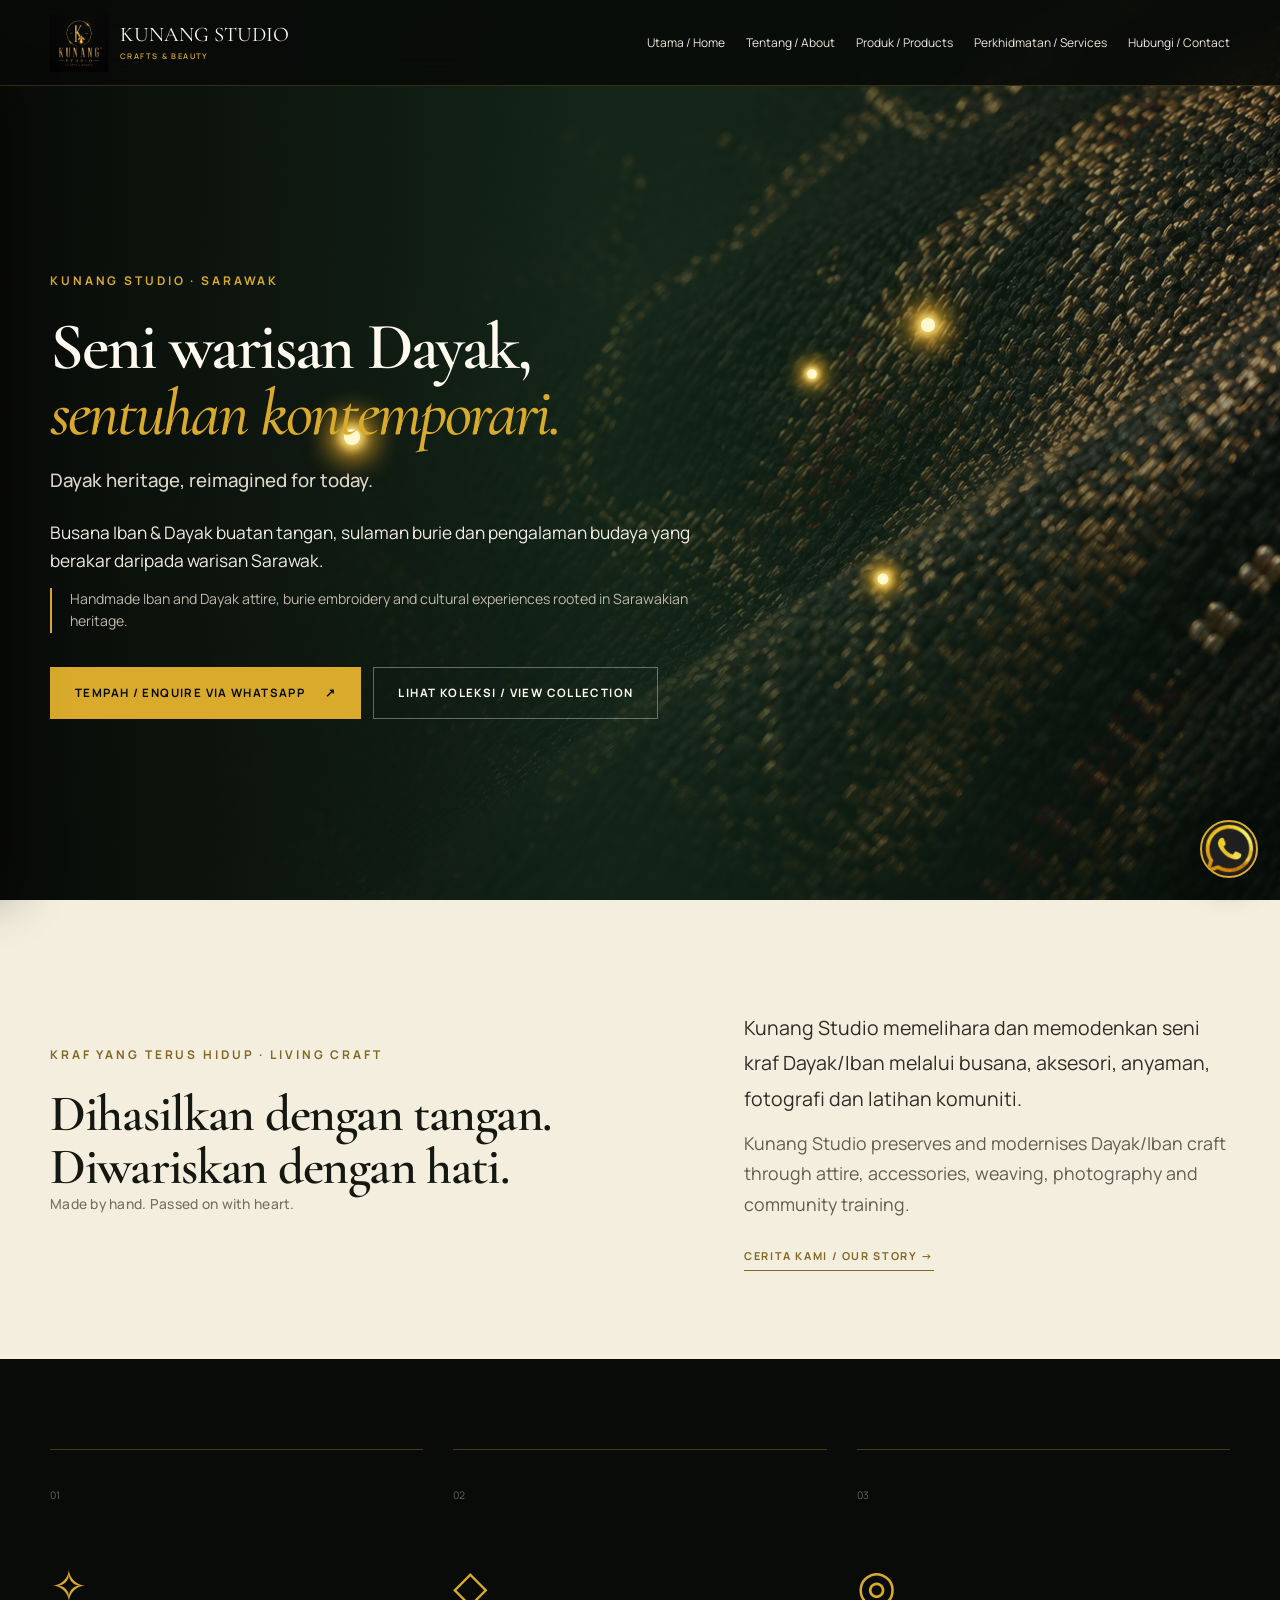
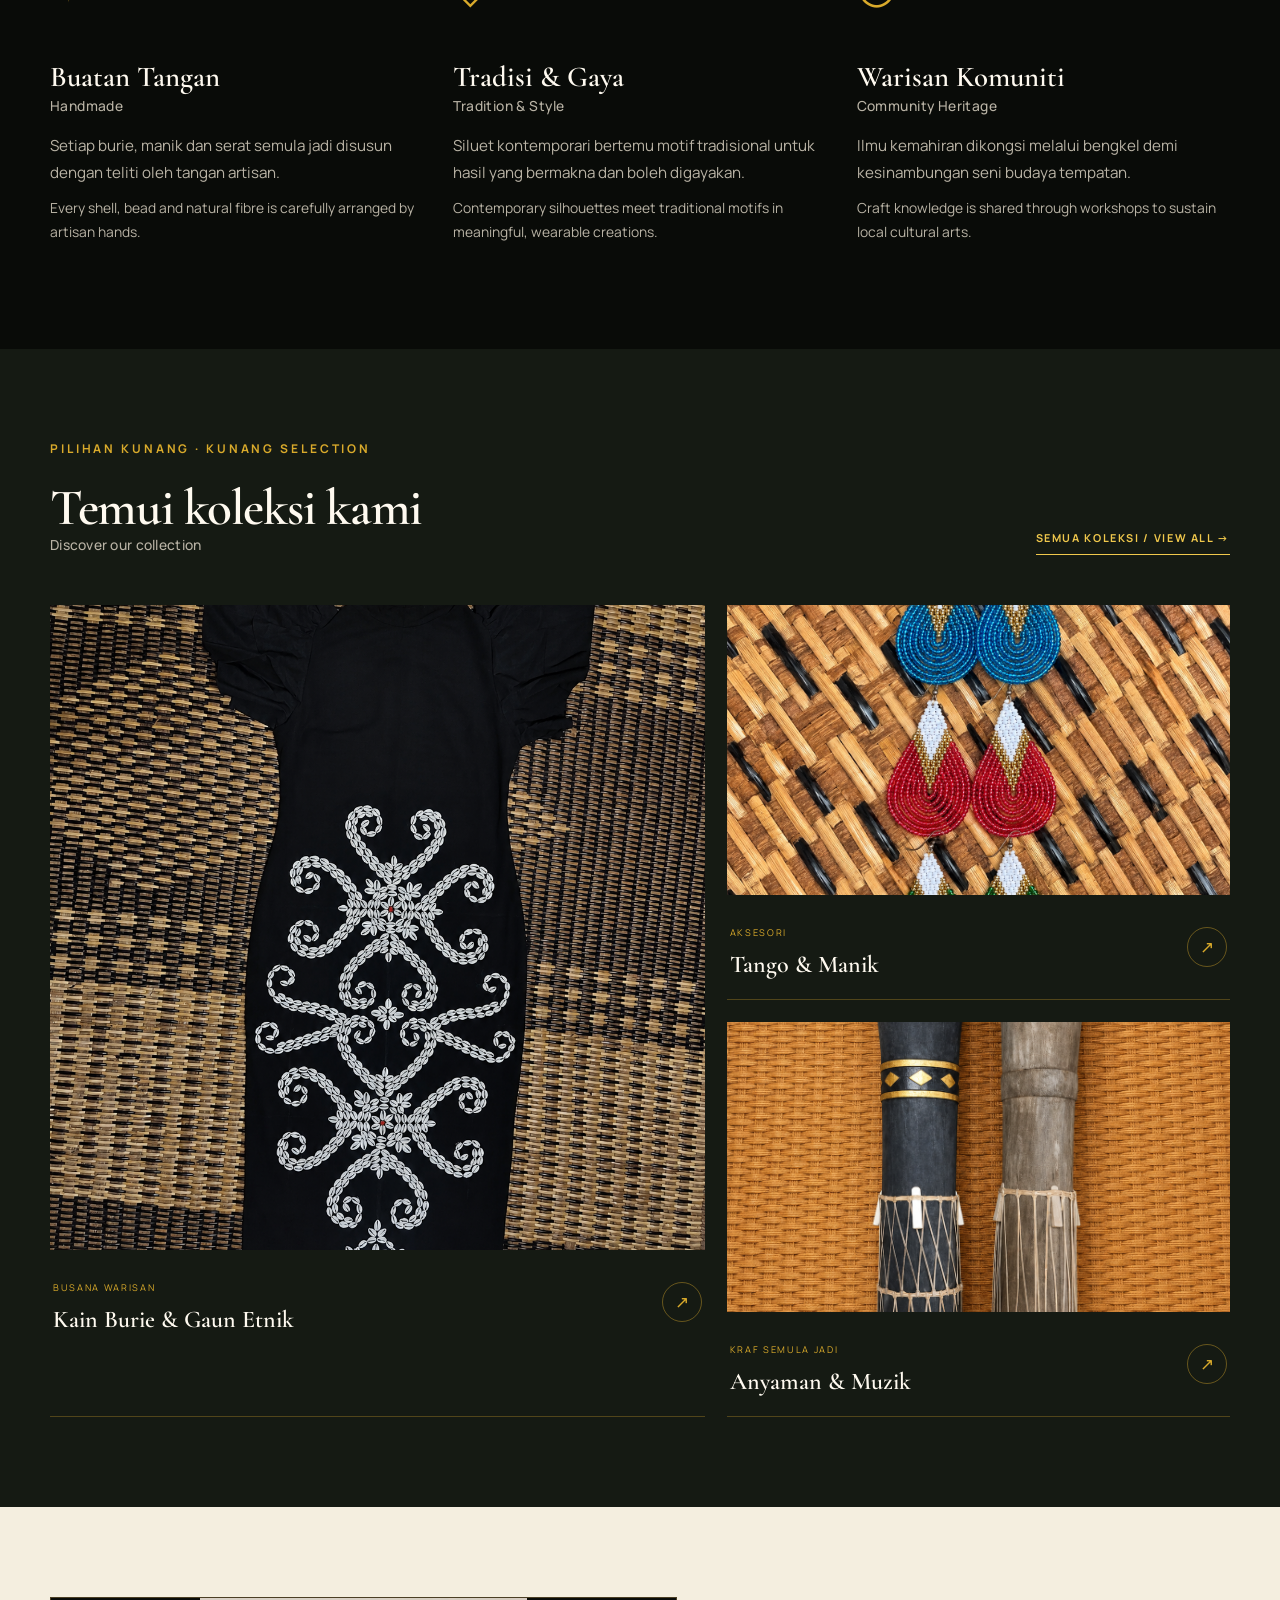
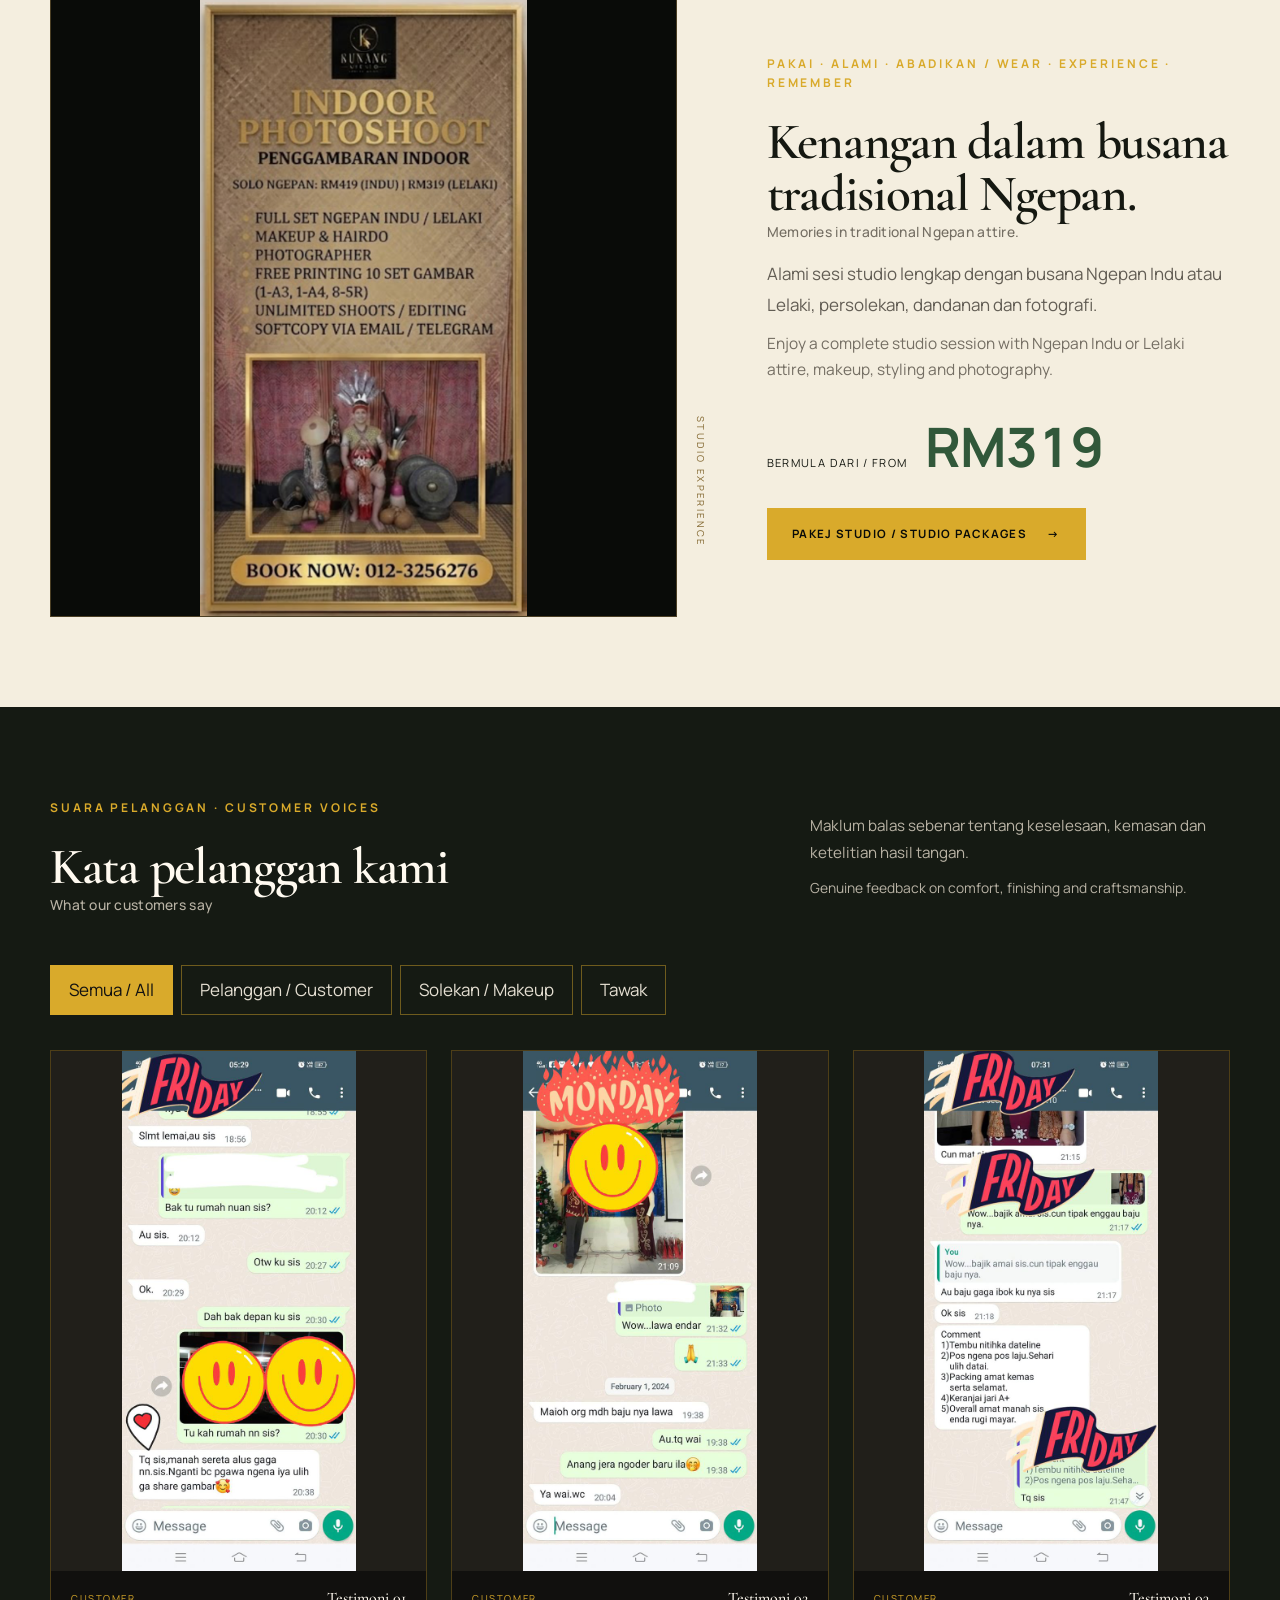
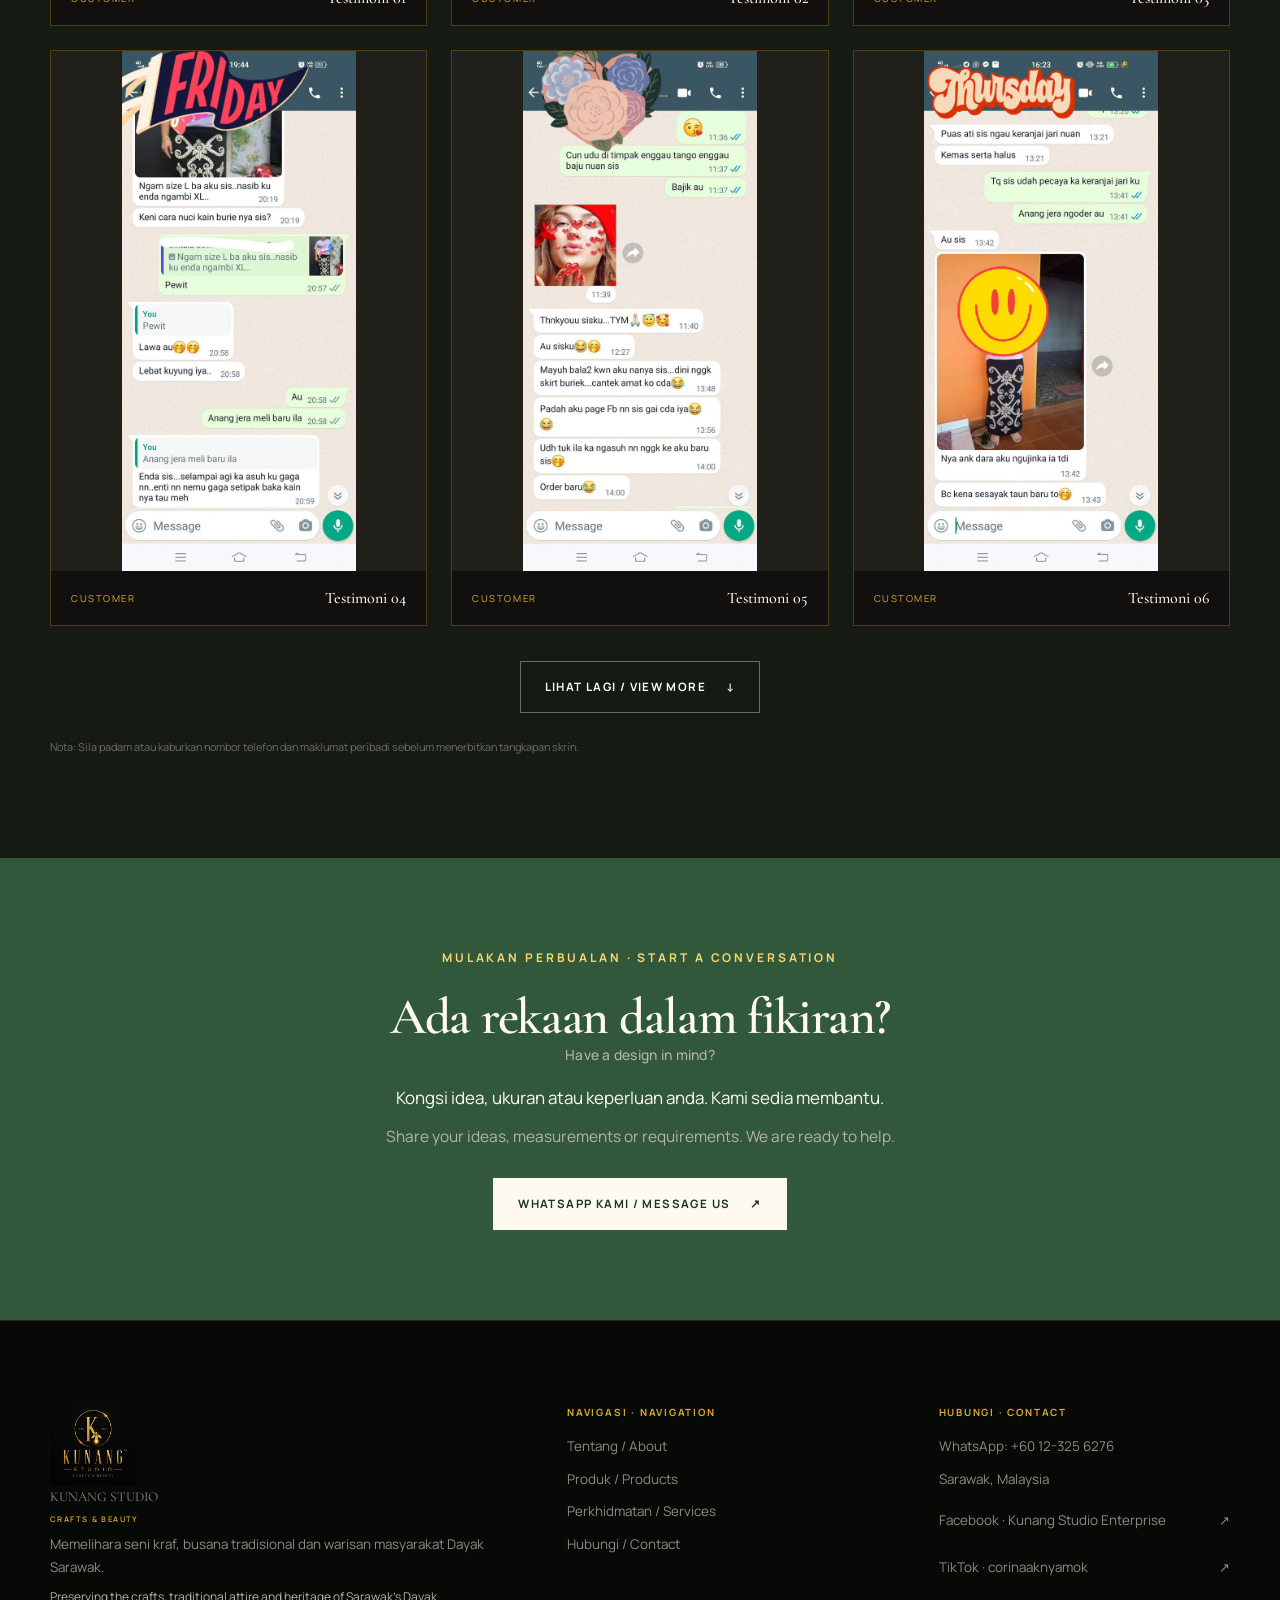
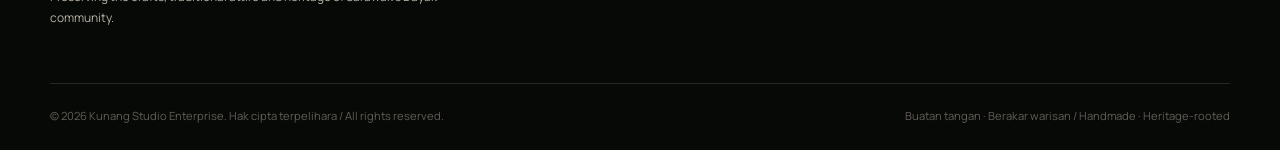
<file: index.html>
<!doctype html>
<html lang="ms">
<head>
  <meta charset="UTF-8"><meta name="viewport" content="width=device-width, initial-scale=1.0">
  <meta name="description" content="Kunang Studio Enterprise — busana, kraf dan pengalaman budaya Dayak dari Sarawak.">
  <title>Kunang Studio Enterprise | Warisan Dayak Kontemporari</title>
  <link rel="preconnect" href="https://fonts.googleapis.com"><link rel="preconnect" href="https://fonts.gstatic.com" crossorigin>
  <link href="https://fonts.googleapis.com/css2?family=Cormorant+Garamond:wght@500;600;700&family=Manrope:wght@400;500;600;700&display=swap" rel="stylesheet">
  <link rel="stylesheet" href="assets/css/styles.css?v=mobile-readable-12"><script src="assets/js/main.js?v=reviews-home-5" defer></script>
</head>
<body data-page="home">
  <!-- DEBUG: SHARED HEADER — Generated by createHeader() in assets/js/main.js. -->
  <div id="site-header"></div>
  <main>
    <!-- DEBUG: HOME HERO START — Main headline and primary actions. -->
    <section class="hero hero-home">
      <!-- DEBUG: FLOATING LIGHT — JavaScript duplicates and moves this glow around the hero. -->
      <span class="home-firefly" aria-hidden="true"><span class="firefly-light"></span></span>
      <div class="container hero-content reveal">
        <p class="eyebrow">KUNANG STUDIO · SARAWAK</p>
        <h1>Seni warisan Dayak,<br><em>sentuhan kontemporari.</em><span class="en-title">Dayak heritage, reimagined for today.</span></h1>
        <p class="hero-copy">Busana Iban & Dayak buatan tangan, sulaman burie dan pengalaman budaya yang berakar daripada warisan Sarawak.<span class="en">Handmade Iban and Dayak attire, burie embroidery and cultural experiences rooted in Sarawakian heritage.</span></p>
        <div class="actions"><a class="btn btn-primary" data-wa="Salam Kunang Studio, saya berminat untuk membuat tempahan. / Hello, I would like to make an enquiry." href="#">Tempah / Enquire via WhatsApp <span>↗</span></a><a class="btn btn-ghost" href="crafts.html">Lihat Koleksi / View Collection</a></div>
      </div>
    </section>
    <!-- DEBUG: HOME HERO END -->

    <!-- DEBUG: BRAND INTRODUCTION START — Short business overview. -->
    <section class="section intro" id="intro"><div class="container split reveal">
      <div><p class="eyebrow">KRAF YANG TERUS HIDUP · LIVING CRAFT</p><h2>Dihasilkan dengan tangan.<br>Diwariskan dengan hati.<span class="en-title">Made by hand. Passed on with heart.</span></h2></div>
      <div><p class="lead">Kunang Studio memelihara dan memodenkan seni kraf Dayak/Iban melalui busana, aksesori, anyaman, fotografi dan latihan komuniti.<span class="en">Kunang Studio preserves and modernises Dayak/Iban craft through attire, accessories, weaving, photography and community training.</span></p><a class="text-link" href="about.html">Cerita Kami / Our Story <span>→</span></a></div>
    </div></section>
    <!-- DEBUG: BRAND INTRODUCTION END -->

    <!-- DEBUG: VALUE PILLARS START — Three key benefits. -->
    <section class="section pillars"><div class="container grid-3">
      <article class="pillar reveal"><span class="number">01</span><div class="line-icon">✧</div><h3>Buatan Tangan <span class="en-heading">Handmade</span></h3><p>Setiap burie, manik dan serat semula jadi disusun dengan teliti oleh tangan artisan.<span class="en">Every shell, bead and natural fibre is carefully arranged by artisan hands.</span></p></article>
      <article class="pillar reveal"><span class="number">02</span><div class="line-icon">◇</div><h3>Tradisi & Gaya <span class="en-heading">Tradition & Style</span></h3><p>Siluet kontemporari bertemu motif tradisional untuk hasil yang bermakna dan boleh digayakan.<span class="en">Contemporary silhouettes meet traditional motifs in meaningful, wearable creations.</span></p></article>
      <article class="pillar reveal"><span class="number">03</span><div class="line-icon">◎</div><h3>Warisan Komuniti <span class="en-heading">Community Heritage</span></h3><p>Ilmu kemahiran dikongsi melalui bengkel demi kesinambungan seni budaya tempatan.<span class="en">Craft knowledge is shared through workshops to sustain local cultural arts.</span></p></article>
    </div></section>
    <!-- DEBUG: VALUE PILLARS END -->

    <!-- DEBUG: FEATURED COLLECTIONS START — Product catalogue preview. -->
    <section class="section collections"><div class="container">
      <div class="section-heading reveal"><div><p class="eyebrow">PILIHAN KUNANG · KUNANG SELECTION</p><h2>Temui koleksi kami<span class="en-title">Discover our collection</span></h2></div><a class="text-link" href="crafts.html">Semua Koleksi / View All <span>→</span></a></div>
      <div class="editorial-grid">
        <a href="crafts.html" class="collection-card large reveal"><div class="art art-shell" style="background-image:url('assets/images/product/Dress%20Buri%20Code%20I2-clean.png');background-position:center;"></div><div class="card-caption"><div><small>BUSANA WARISAN</small><h3>Kain Burie & Gaun Etnik</h3></div><span class="circle-arrow">↗</span></div></a>
        <a href="crafts.html" class="collection-card reveal"><div class="art art-bead" style="background-image:url('assets/images/product/ANTIN%202-clean.png');background-position:center;"></div><div class="card-caption"><div><small>AKSESORI</small><h3>Tango & Manik</h3></div><span class="circle-arrow">↗</span></div></a>
        <a href="crafts.html" class="collection-card reveal"><div class="art art-weave" style="background-image:url('assets/images/product/GENDANG%20GOLD-clean.png');background-position:center;"></div><div class="card-caption"><div><small>KRAF SEMULA JADI</small><h3>Anyaman & Muzik</h3></div><span class="circle-arrow">↗</span></div></a>
      </div>
    </div></section>
    <!-- DEBUG: FEATURED COLLECTIONS END -->

    <!-- DEBUG: STUDIO EXPERIENCE START — Ngepan photography promotion. -->
    <section class="section experience"><div class="container experience-grid">
      <div class="experience-image reveal"><img class="experience-photo" src="assets/images/Service/Indoor.png" alt="Pakej photoshoot indoor dengan busana Ngepan Kunang Studio"><span class="vertical-label">STUDIO EXPERIENCE</span></div>
      <div class="experience-copy reveal"><p class="eyebrow">PAKAI · ALAMI · ABADIKAN / WEAR · EXPERIENCE · REMEMBER</p><h2>Kenangan dalam busana tradisional Ngepan.<span class="en-title">Memories in traditional Ngepan attire.</span></h2><p>Alami sesi studio lengkap dengan busana Ngepan Indu atau Lelaki, persolekan, dandanan dan fotografi.<span class="en">Enjoy a complete studio session with Ngepan Indu or Lelaki attire, makeup, styling and photography.</span></p><div class="price-note"><span>Bermula dari / From</span><strong>RM319</strong></div><a class="btn btn-primary" href="services.html">Pakej Studio / Studio Packages <span>→</span></a></div>
    </div></section>
    <!-- DEBUG: STUDIO EXPERIENCE END -->

    <!-- DEBUG: CUSTOMER REVIEWS START — Generated by setupReviewGallery(). -->
    <section class="section reviews" id="reviews"><div class="container">
      <div class="section-heading"><div><p class="eyebrow">SUARA PELANGGAN · CUSTOMER VOICES</p><h2>Kata pelanggan kami<span class="en-title">What our customers say</span></h2></div><p class="review-intro">Maklum balas sebenar tentang keselesaan, kemasan dan ketelitian hasil tangan.<span class="en">Genuine feedback on comfort, finishing and craftsmanship.</span></p></div>
      <div class="review-filters" role="group" aria-label="Tapis kategori testimoni / Filter testimonials"><button class="review-filter active" data-review-filter="all">Semua / All</button><button class="review-filter" data-review-filter="customer">Pelanggan / Customer</button><button class="review-filter" data-review-filter="makeup">Solekan / Makeup</button><button class="review-filter" data-review-filter="tawak">Tawak</button></div>
      <div class="review-grid" id="review-grid" aria-live="polite"></div>
      <div class="review-more-wrap"><button class="btn btn-ghost" id="review-more" type="button">Lihat Lagi / View More <span>↓</span></button></div>
      <noscript><p class="review-privacy">Aktifkan JavaScript untuk melihat galeri testimoni.</p></noscript>
      <p class="review-privacy">Nota: Sila padam atau kaburkan nombor telefon dan maklumat peribadi sebelum menerbitkan tangkapan skrin.</p>
    </div></section>
    <!-- DEBUG: CUSTOMER REVIEWS END -->
    <!-- DEBUG: FINAL WHATSAPP CTA START / END — Conversion banner. -->
    <section class="cta-band"><div class="container reveal"><p class="eyebrow">MULAKAN PERBUALAN · START A CONVERSATION</p><h2>Ada rekaan dalam fikiran?<span class="en-title">Have a design in mind?</span></h2><p>Kongsi idea, ukuran atau keperluan anda. Kami sedia membantu.<span class="en">Share your ideas, measurements or requirements. We are ready to help.</span></p><a class="btn btn-light" data-wa="Salam Kunang Studio, saya ingin berbincang tentang tempahan khas. / Hello, I would like to discuss a custom order." href="#">WhatsApp Kami / Message Us <span>↗</span></a></div></section>
  </main>
  <!-- DEBUG: SHARED FOOTER — Generated by createFooter() in assets/js/main.js. -->
  <div id="site-footer"></div>
</body></html>
</file>
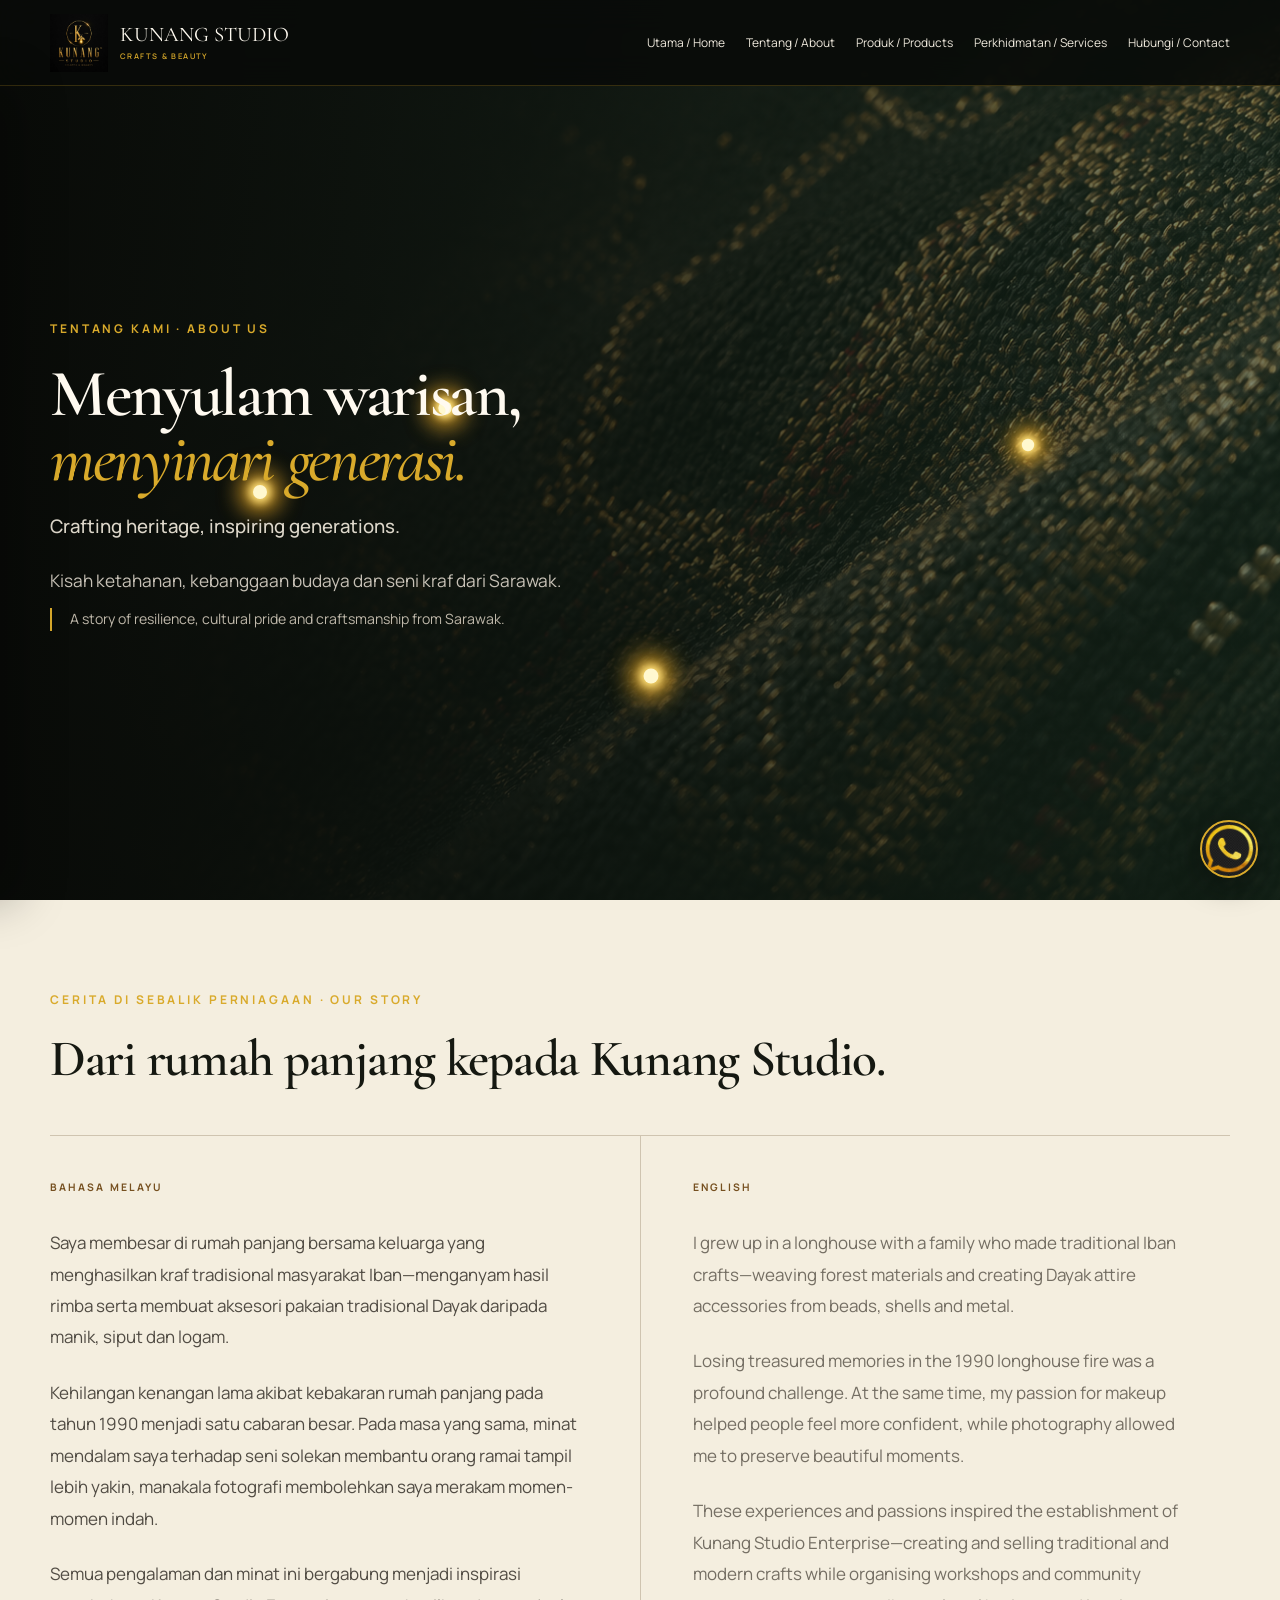
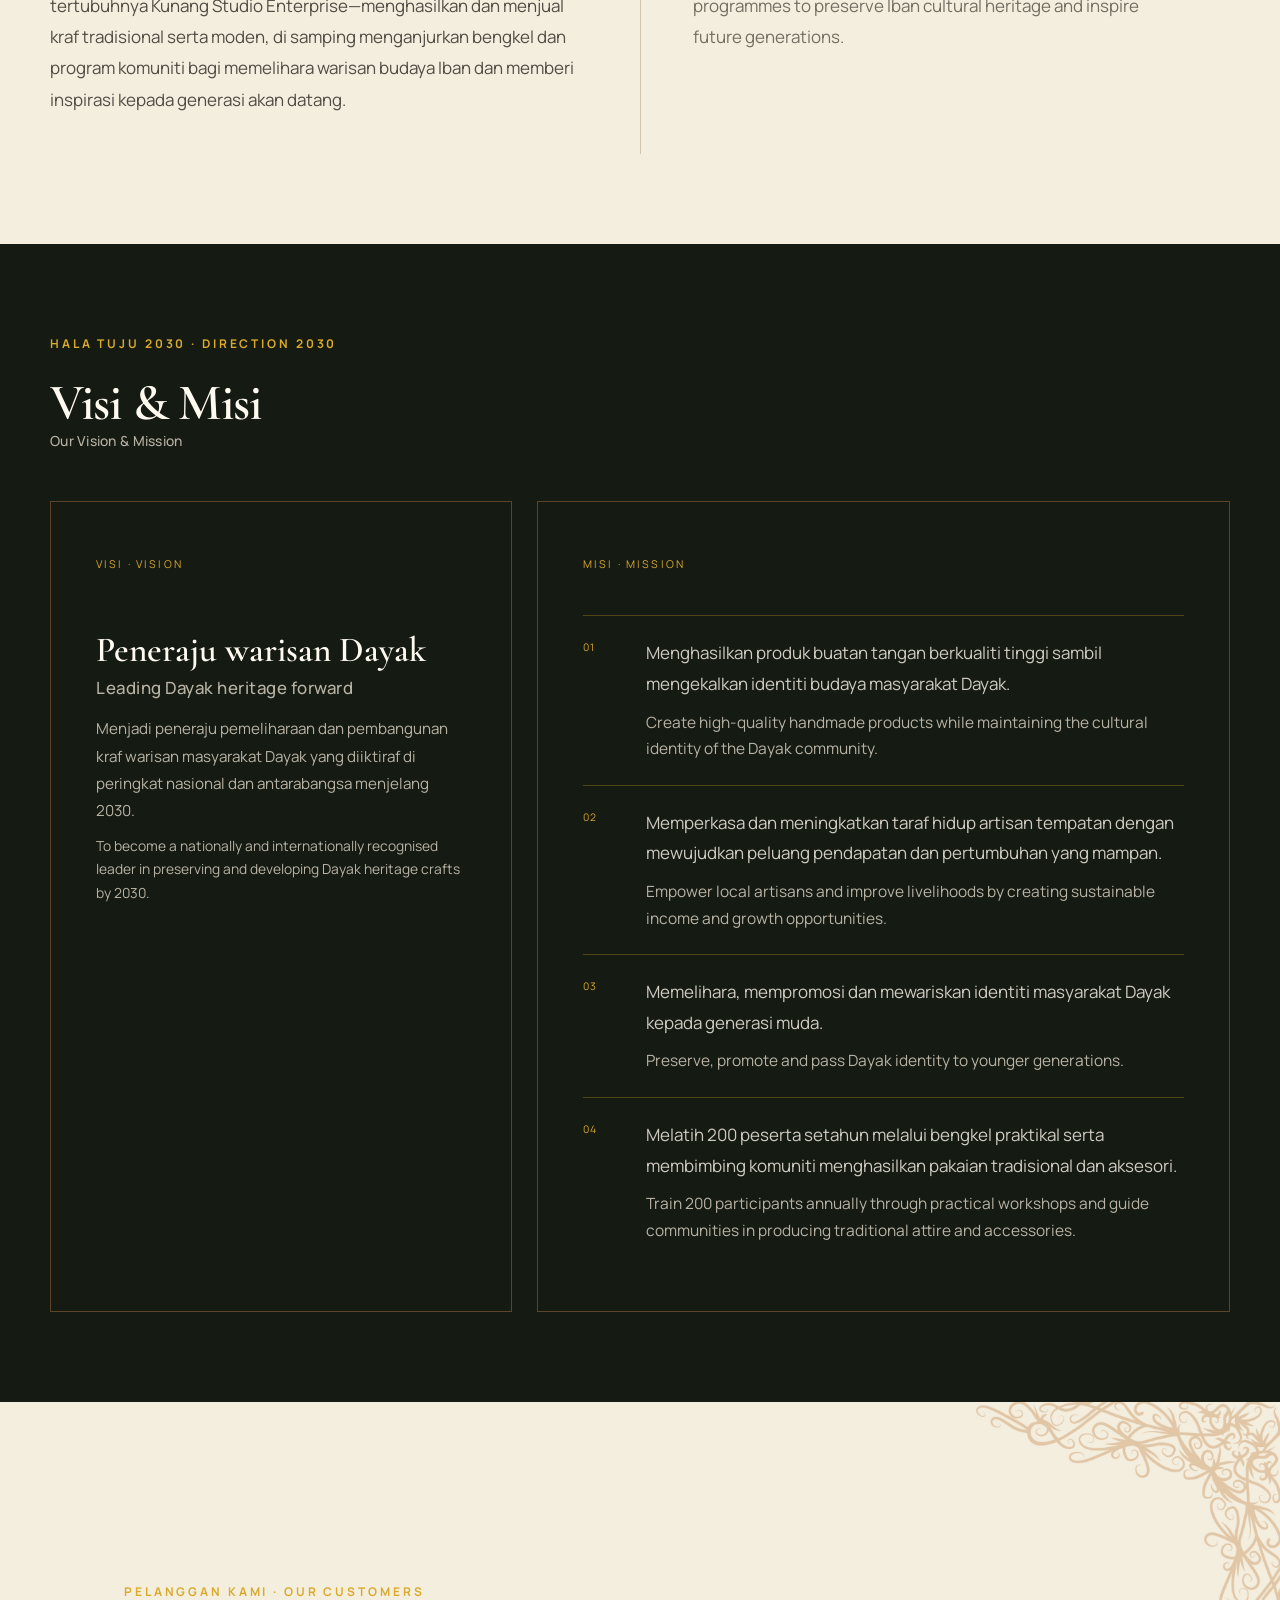
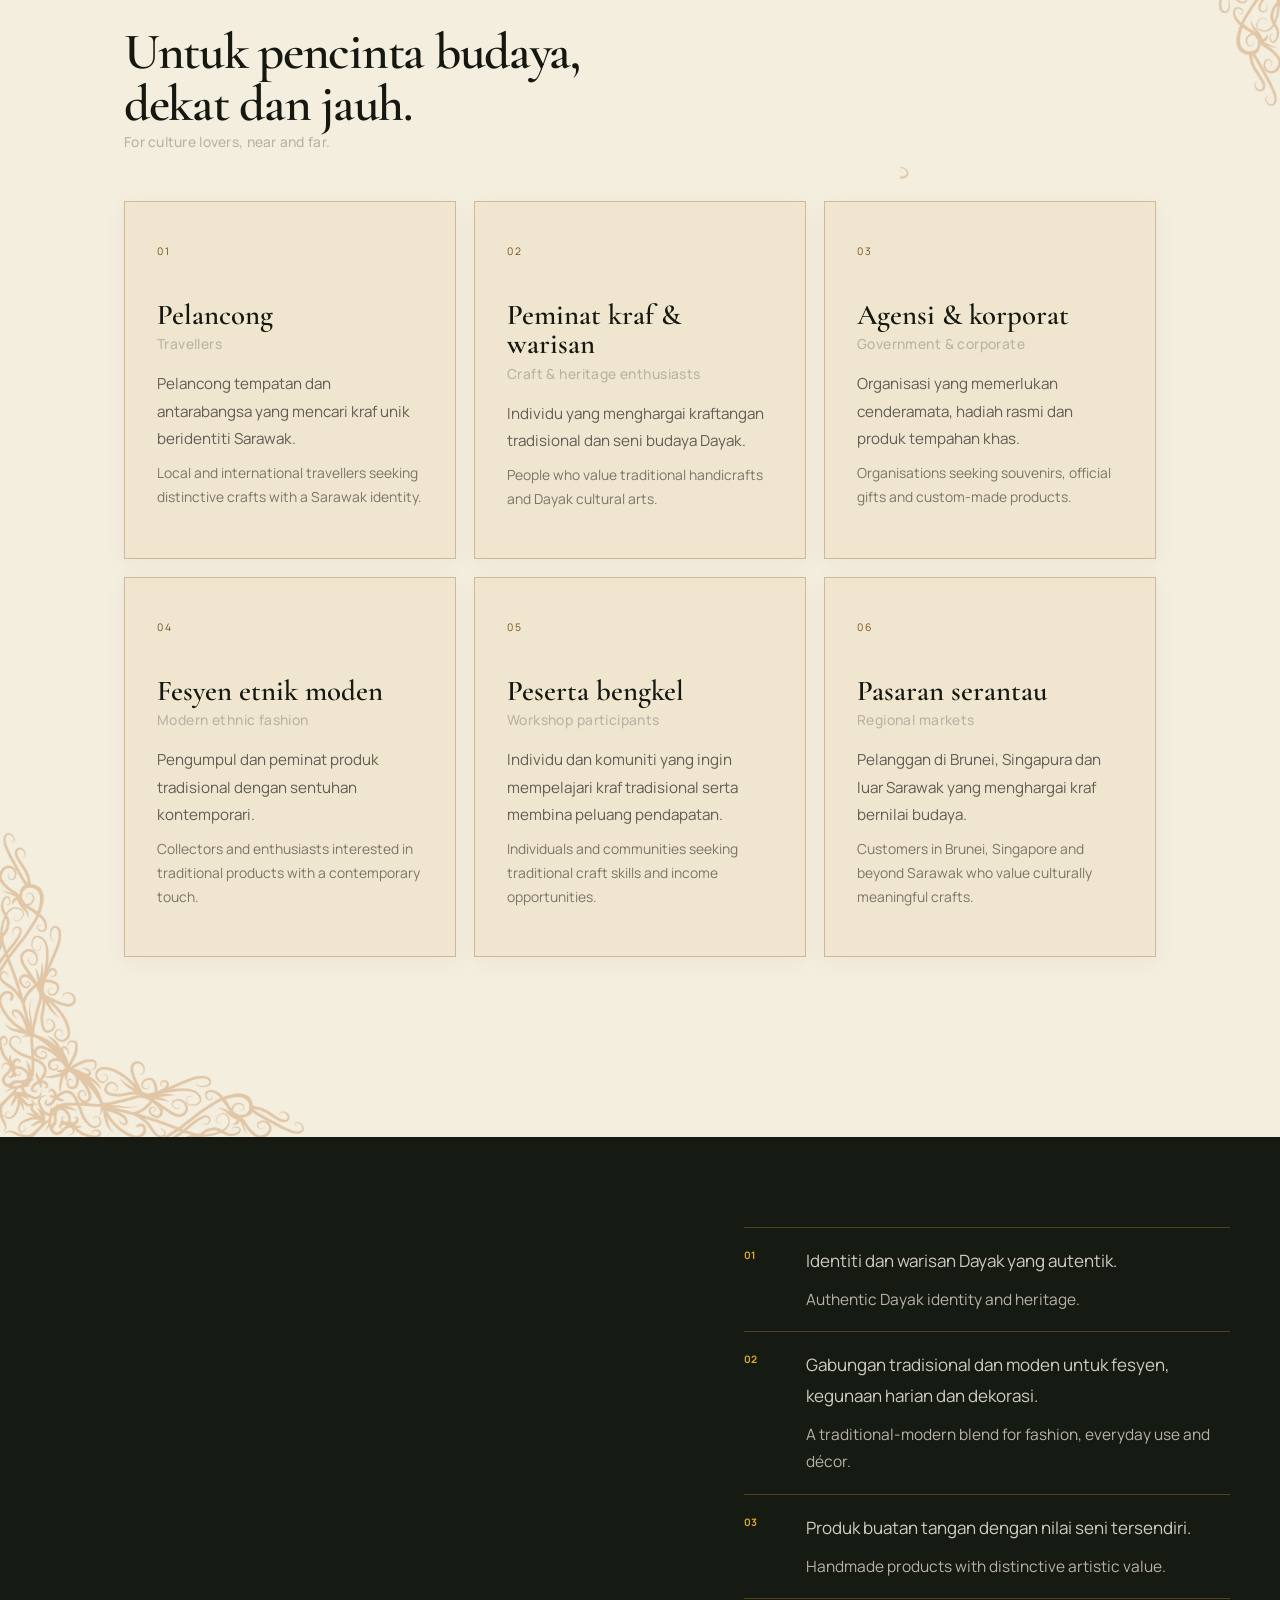
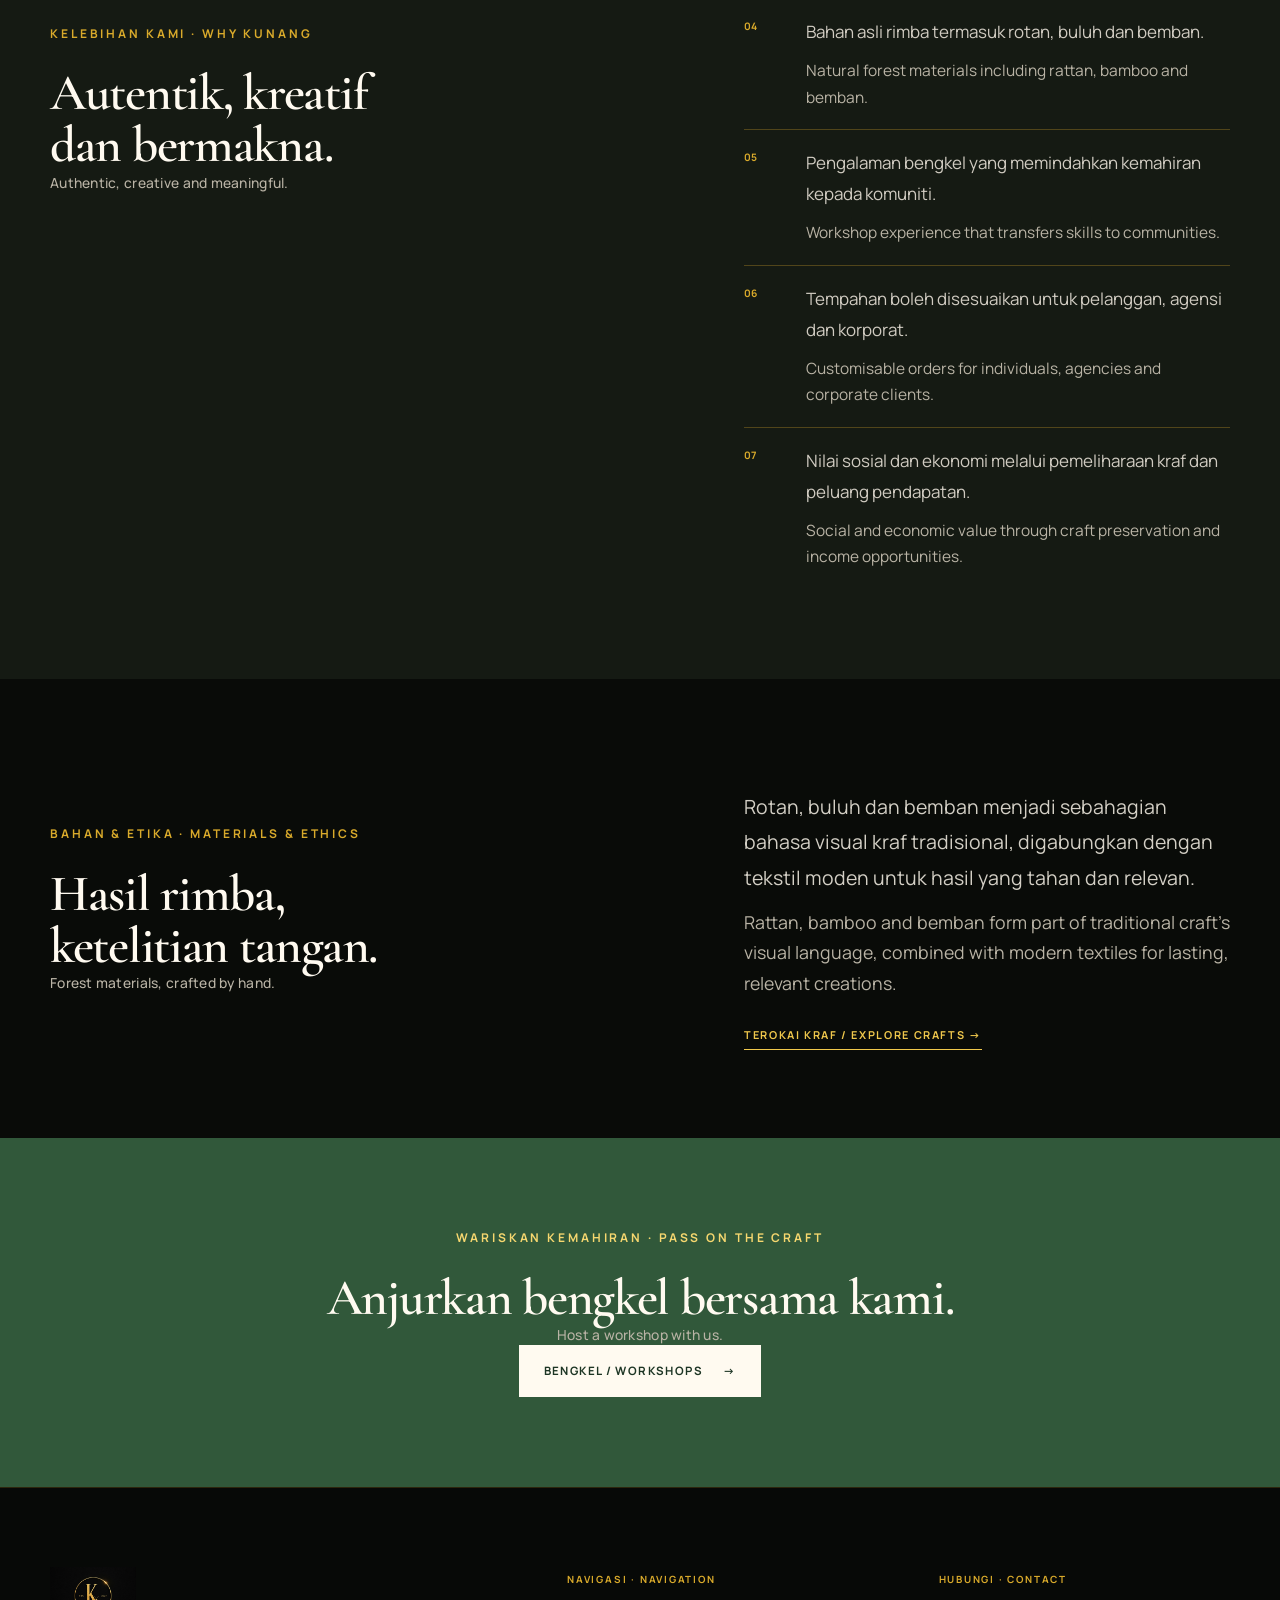
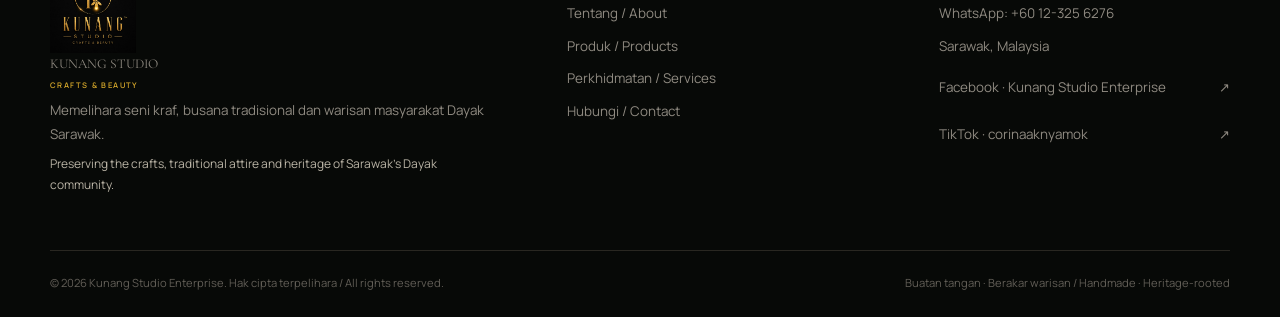
<file: about.html>
<!doctype html><html lang="ms"><head><meta charset="UTF-8"><meta name="viewport" content="width=device-width, initial-scale=1.0"><title>Tentang Kami | Kunang Studio</title><link rel="preconnect" href="https://fonts.googleapis.com"><link rel="preconnect" href="https://fonts.gstatic.com" crossorigin><link href="https://fonts.googleapis.com/css2?family=Cormorant+Garamond:wght@500;600;700&family=Manrope:wght@400;500;600;700&display=swap" rel="stylesheet"><link rel="stylesheet" href="assets/css/styles.css?v=mobile-readable-12"><script src="assets/js/main.js?v=reviews-home-5" defer></script></head>
<body data-page="about"><!-- DEBUG: SHARED HEADER — createHeader() --><div id="site-header"></div><main>
  <!-- DEBUG SECTION MAP:
       1. ABOUT HERO — Page introduction
       2. FOUNDER STORY — Confirmed business background
       3. VISION & MISSION — Vision 2030 and four missions
       4. TARGET CUSTOMERS — Six audience groups
       5. BUSINESS ADVANTAGES — Seven confirmed strengths
       6. MATERIALS & ETHICS — Natural craft materials
       7. WORKSHOP CTA — Link to services page
       SHARED FOOTER — createFooter() in assets/js/main.js
  -->
  <section class="page-hero"><span class="home-firefly" aria-hidden="true"><span class="firefly-light"></span></span><div class="container reveal"><p class="eyebrow">TENTANG KAMI · ABOUT US</p><h1>Menyulam warisan,<br><em>menyinari generasi.</em><span class="en-title">Crafting heritage, inspiring generations.</span></h1><p class="hero-summary"><span>Kisah ketahanan, kebanggaan budaya dan seni kraf dari Sarawak.</span><span class="en">A story of resilience, cultural pride and craftsmanship from Sarawak.</span></p></div></section>
  <!-- DEBUG: OUR STORY — BM column left, English column right. -->
  <section class="section story-section"><div class="container"><div class="section-heading reveal"><div><p class="eyebrow">CERITA DI SEBALIK PERNIAGAAN · OUR STORY</p><h2>Dari rumah panjang kepada Kunang Studio.</h2></div></div><div class="story-language-grid">
    <article class="story-language story-ms reveal" lang="ms"><span class="language-label">BAHASA MELAYU</span><p>Saya membesar di rumah panjang bersama keluarga yang menghasilkan kraf tradisional masyarakat Iban—menganyam hasil rimba serta membuat aksesori pakaian tradisional Dayak daripada manik, siput dan logam.</p><p>Kehilangan kenangan lama akibat kebakaran rumah panjang pada tahun 1990 menjadi satu cabaran besar. Pada masa yang sama, minat mendalam saya terhadap seni solekan membantu orang ramai tampil lebih yakin, manakala fotografi membolehkan saya merakam momen-momen indah.</p><p>Semua pengalaman dan minat ini bergabung menjadi inspirasi tertubuhnya Kunang Studio Enterprise—menghasilkan dan menjual kraf tradisional serta moden, di samping menganjurkan bengkel dan program komuniti bagi memelihara warisan budaya Iban dan memberi inspirasi kepada generasi akan datang.</p></article>
    <article class="story-language story-en reveal" lang="en"><span class="language-label">ENGLISH</span><p>I grew up in a longhouse with a family who made traditional Iban crafts—weaving forest materials and creating Dayak attire accessories from beads, shells and metal.</p><p>Losing treasured memories in the 1990 longhouse fire was a profound challenge. At the same time, my passion for makeup helped people feel more confident, while photography allowed me to preserve beautiful moments.</p><p>These experiences and passions inspired the establishment of Kunang Studio Enterprise—creating and selling traditional and modern crafts while organising workshops and community programmes to preserve Iban cultural heritage and inspire future generations.</p></article>
  </div></div></section>
  <section class="section dark-section"><div class="container"><div class="section-heading reveal"><div><p class="eyebrow">HALA TUJU 2030 · DIRECTION 2030</p><h2>Visi & Misi<span class="en-title">Our Vision & Mission</span></h2></div></div><div class="vision-layout"><article class="outline-card vision-card reveal"><span>VISI · VISION</span><h3>Peneraju warisan Dayak<span class="en-heading">Leading Dayak heritage forward</span></h3><p>Menjadi peneraju pemeliharaan dan pembangunan kraf warisan masyarakat Dayak yang diiktiraf di peringkat nasional dan antarabangsa menjelang 2030.<span class="en">To become a nationally and internationally recognised leader in preserving and developing Dayak heritage crafts by 2030.</span></p></article><article class="outline-card mission-card reveal"><span>MISI · MISSION</span><ol class="mission-list"><li><div>Menghasilkan produk buatan tangan berkualiti tinggi sambil mengekalkan identiti budaya masyarakat Dayak.<span class="en">Create high-quality handmade products while maintaining the cultural identity of the Dayak community.</span></div></li><li><div>Memperkasa dan meningkatkan taraf hidup artisan tempatan dengan mewujudkan peluang pendapatan dan pertumbuhan yang mampan.<span class="en">Empower local artisans and improve livelihoods by creating sustainable income and growth opportunities.</span></div></li><li><div>Memelihara, mempromosi dan mewariskan identiti masyarakat Dayak kepada generasi muda.<span class="en">Preserve, promote and pass Dayak identity to younger generations.</span></div></li><li><div>Melatih 200 peserta setahun melalui bengkel praktikal serta membimbing komuniti menghasilkan pakaian tradisional dan aksesori.<span class="en">Train 200 participants annually through practical workshops and guide communities in producing traditional attire and accessories.</span></div></li></ol></article></div></div></section>
  <section class="section audience-section"><div class="container"><div class="section-heading reveal"><div><p class="eyebrow">PELANGGAN KAMI · OUR CUSTOMERS</p><h2>Untuk pencinta budaya,<br>dekat dan jauh.<span class="en-title">For culture lovers, near and far.</span></h2></div></div><div class="audience-grid">
    <article class="info-card reveal"><span>01</span><h3>Pelancong<span class="en-heading">Travellers</span></h3><p>Pelancong tempatan dan antarabangsa yang mencari kraf unik beridentiti Sarawak.<span class="en">Local and international travellers seeking distinctive crafts with a Sarawak identity.</span></p></article>
    <article class="info-card reveal"><span>02</span><h3>Peminat kraf & warisan<span class="en-heading">Craft & heritage enthusiasts</span></h3><p>Individu yang menghargai kraftangan tradisional dan seni budaya Dayak.<span class="en">People who value traditional handicrafts and Dayak cultural arts.</span></p></article>
    <article class="info-card reveal"><span>03</span><h3>Agensi & korporat<span class="en-heading">Government & corporate</span></h3><p>Organisasi yang memerlukan cenderamata, hadiah rasmi dan produk tempahan khas.<span class="en">Organisations seeking souvenirs, official gifts and custom-made products.</span></p></article>
    <article class="info-card reveal"><span>04</span><h3>Fesyen etnik moden<span class="en-heading">Modern ethnic fashion</span></h3><p>Pengumpul dan peminat produk tradisional dengan sentuhan kontemporari.<span class="en">Collectors and enthusiasts interested in traditional products with a contemporary touch.</span></p></article>
    <article class="info-card reveal"><span>05</span><h3>Peserta bengkel<span class="en-heading">Workshop participants</span></h3><p>Individu dan komuniti yang ingin mempelajari kraf tradisional serta membina peluang pendapatan.<span class="en">Individuals and communities seeking traditional craft skills and income opportunities.</span></p></article>
    <article class="info-card reveal"><span>06</span><h3>Pasaran serantau<span class="en-heading">Regional markets</span></h3><p>Pelanggan di Brunei, Singapura dan luar Sarawak yang menghargai kraf bernilai budaya.<span class="en">Customers in Brunei, Singapore and beyond Sarawak who value culturally meaningful crafts.</span></p></article>
  </div></div></section>
  <section class="section strengths-section"><div class="container split"><div class="reveal"><p class="eyebrow">KELEBIHAN KAMI · WHY KUNANG</p><h2>Autentik, kreatif<br>dan bermakna.<span class="en-title">Authentic, creative and meaningful.</span></h2></div><div class="strength-list reveal"><div><strong>01</strong><p>Identiti dan warisan Dayak yang autentik.<span class="en">Authentic Dayak identity and heritage.</span></p></div><div><strong>02</strong><p>Gabungan tradisional dan moden untuk fesyen, kegunaan harian dan dekorasi.<span class="en">A traditional-modern blend for fashion, everyday use and décor.</span></p></div><div><strong>03</strong><p>Produk buatan tangan dengan nilai seni tersendiri.<span class="en">Handmade products with distinctive artistic value.</span></p></div><div><strong>04</strong><p>Bahan asli rimba termasuk rotan, buluh dan bemban.<span class="en">Natural forest materials including rattan, bamboo and bemban.</span></p></div><div><strong>05</strong><p>Pengalaman bengkel yang memindahkan kemahiran kepada komuniti.<span class="en">Workshop experience that transfers skills to communities.</span></p></div><div><strong>06</strong><p>Tempahan boleh disesuaikan untuk pelanggan, agensi dan korporat.<span class="en">Customisable orders for individuals, agencies and corporate clients.</span></p></div><div><strong>07</strong><p>Nilai sosial dan ekonomi melalui pemeliharaan kraf dan peluang pendapatan.<span class="en">Social and economic value through craft preservation and income opportunities.</span></p></div></div></div></section>
  <section class="section"><div class="container split"><div class="reveal"><p class="eyebrow">BAHAN & ETIKA · MATERIALS & ETHICS</p><h2>Hasil rimba,<br>ketelitian tangan.<span class="en-title">Forest materials, crafted by hand.</span></h2></div><div class="reveal"><p class="lead">Rotan, buluh dan bemban menjadi sebahagian bahasa visual kraf tradisional, digabungkan dengan tekstil moden untuk hasil yang tahan dan relevan.<span class="en">Rattan, bamboo and bemban form part of traditional craft's visual language, combined with modern textiles for lasting, relevant creations.</span></p><a class="text-link" href="crafts.html">Terokai Kraf / Explore Crafts <span>→</span></a></div></div></section>
  <section class="cta-band"><div class="container reveal"><p class="eyebrow">WARISKAN KEMAHIRAN · PASS ON THE CRAFT</p><h2>Anjurkan bengkel bersama kami.<span class="en-title">Host a workshop with us.</span></h2><a class="btn btn-light" href="services.html#workshops">Bengkel / Workshops <span>→</span></a></div></section>
</main><div id="site-footer"></div></body></html>
</file>
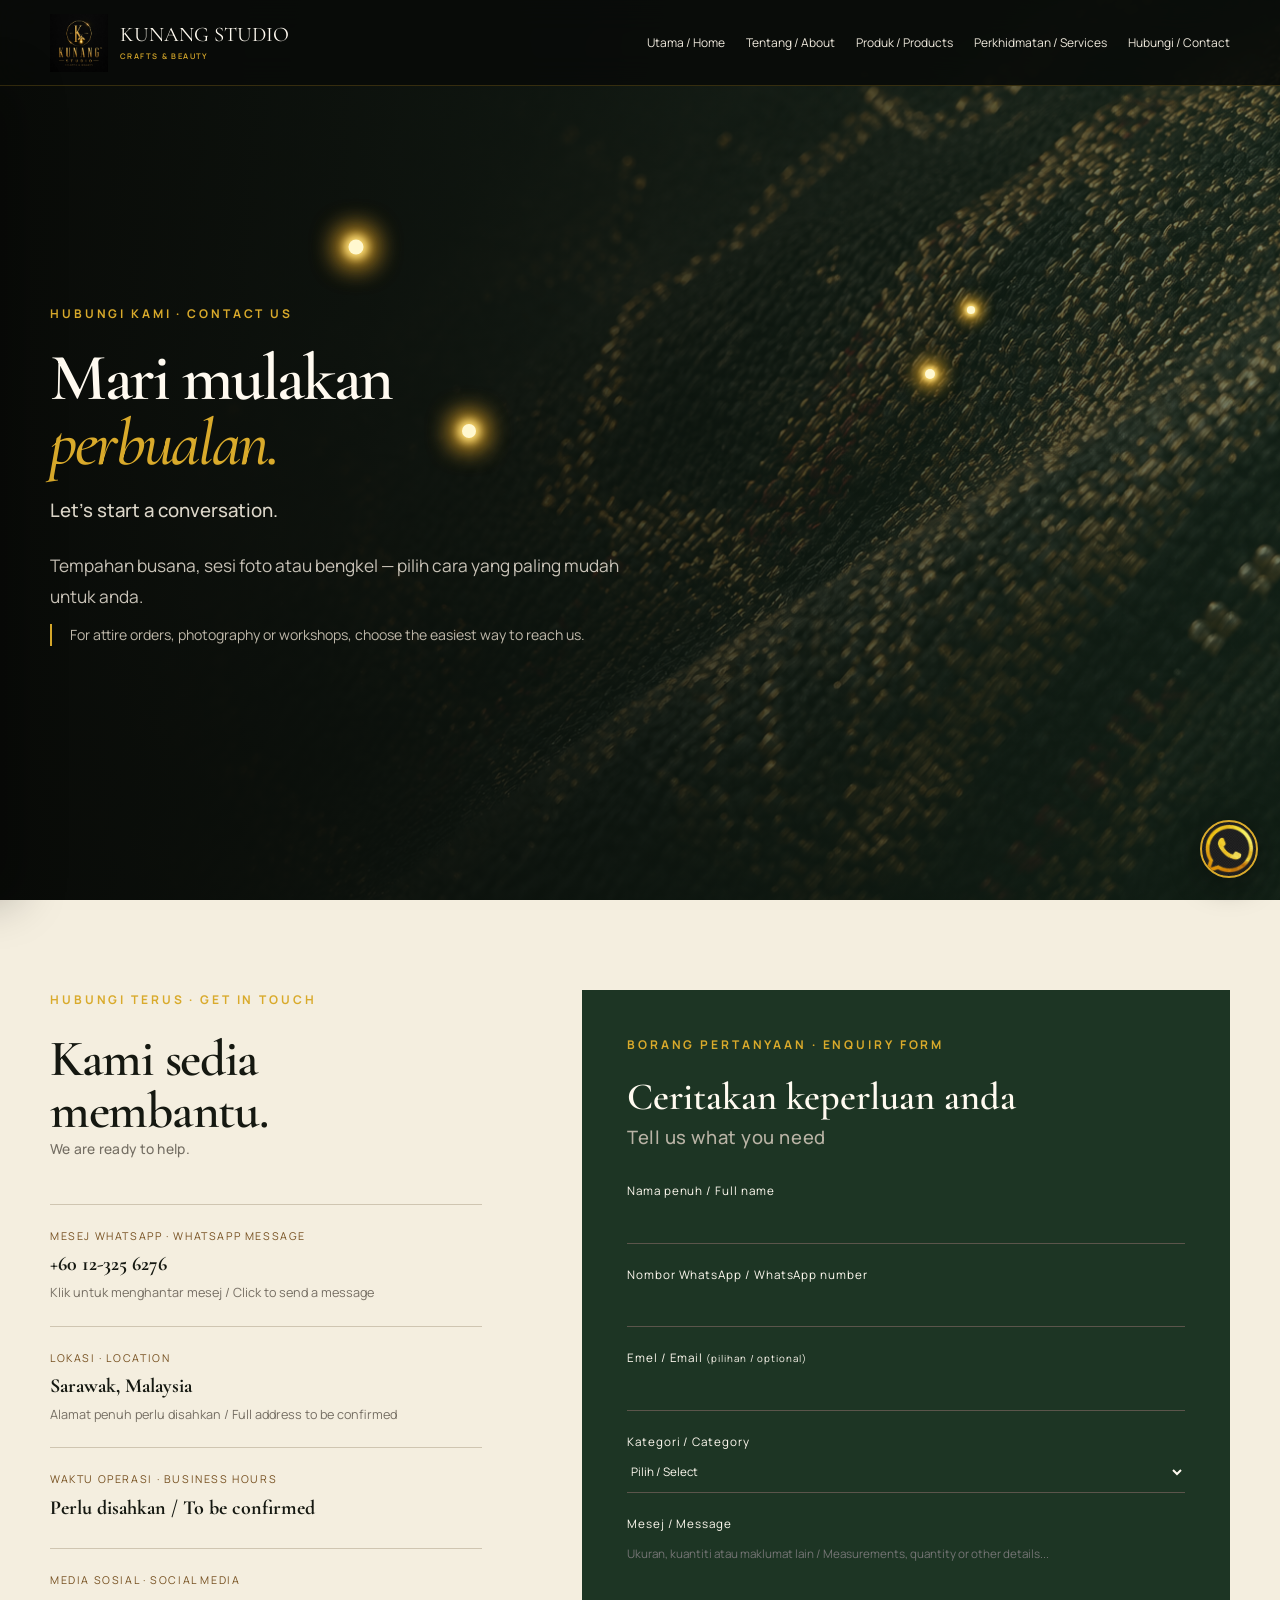
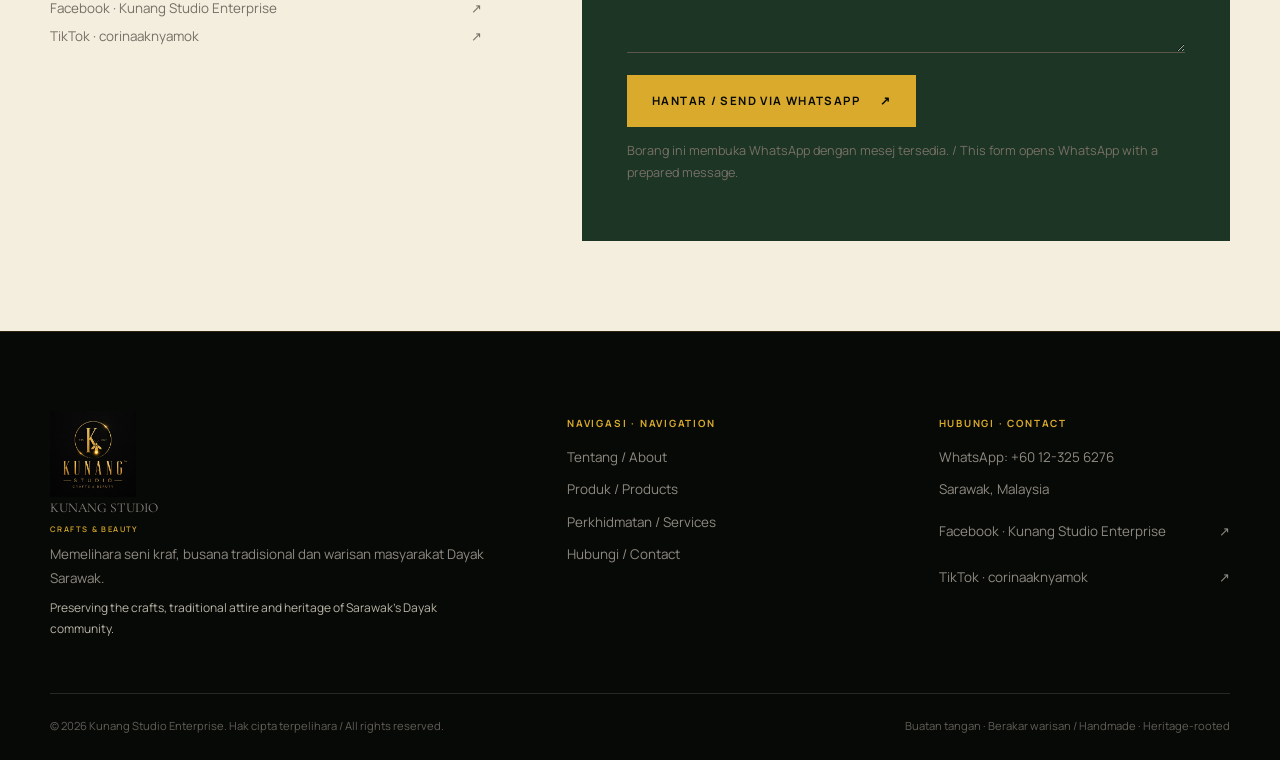
<file: contact.html>
<!doctype html><html lang="ms"><head><meta charset="UTF-8"><meta name="viewport" content="width=device-width, initial-scale=1.0"><title>Hubungi Kami | Kunang Studio</title><link rel="preconnect" href="https://fonts.googleapis.com"><link rel="preconnect" href="https://fonts.gstatic.com" crossorigin><link href="https://fonts.googleapis.com/css2?family=Cormorant+Garamond:wght@500;600;700&family=Manrope:wght@400;500;600;700&display=swap" rel="stylesheet"><link rel="stylesheet" href="assets/css/styles.css?v=mobile-readable-12"><script src="assets/js/main.js?v=reviews-home-5" defer></script></head>
<body data-page="contact"><!-- DEBUG: SHARED HEADER — createHeader() --><div id="site-header"></div><main>
  <!-- DEBUG SECTION MAP:
       1. CONTACT HERO — Page introduction
       2. CONTACT DETAILS — WhatsApp, location, hours and social media
       3. ENQUIRY FORM — Validated by setupEnquiryForm()
       SHARED FOOTER — createFooter() in assets/js/main.js
  -->
  <section class="page-hero"><span class="home-firefly" aria-hidden="true"><span class="firefly-light"></span></span><div class="container reveal"><p class="eyebrow">HUBUNGI KAMI · CONTACT US</p><h1>Mari mulakan<br><em>perbualan.</em><span class="en-title">Let's start a conversation.</span></h1><p class="hero-summary"><span>Tempahan busana, sesi foto atau bengkel — pilih cara yang paling mudah untuk anda.</span><span class="en">For attire orders, photography or workshops, choose the easiest way to reach us.</span></p></div></section>
  <section class="section contact-section"><div class="container contact-grid">
    <div class="reveal"><p class="eyebrow">HUBUNGI TERUS · GET IN TOUCH</p><h2>Kami sedia membantu.<span class="en-title">We are ready to help.</span></h2><div class="contact-list"><a data-wa="Salam Kunang Studio, saya ingin membuat pertanyaan. / Hello, I would like to make an enquiry." href="#"><small>MESEJ WHATSAPP · WHATSAPP MESSAGE</small><strong>+60 12-325 6276</strong><span>Klik untuk menghantar mesej / Click to send a message</span></a><div><small>LOKASI · LOCATION</small><strong>Sarawak, Malaysia</strong><span>Alamat penuh perlu disahkan / Full address to be confirmed</span></div><div><small>WAKTU OPERASI · BUSINESS HOURS</small><strong>Perlu disahkan / To be confirmed</strong></div><div><small>MEDIA SOSIAL · SOCIAL MEDIA</small><div class="social-list"><span>Facebook · Kunang Studio Enterprise</span><span>TikTok · corinaaknyamok</span></div></div></div></div>
    <form class="contact-form reveal" id="enquiry-form" novalidate><p class="eyebrow">BORANG PERTANYAAN · ENQUIRY FORM</p><h3>Ceritakan keperluan anda<span class="en-heading">Tell us what you need</span></h3><label>Nama penuh / Full name<input name="name" type="text" required autocomplete="name"><span class="error"></span></label><label>Nombor WhatsApp / WhatsApp number<input name="phone" type="tel" required autocomplete="tel"><span class="error"></span></label><label>Emel / Email <small>(pilihan / optional)</small><input name="email" type="email" autocomplete="email"><span class="error"></span></label><label>Kategori / Category<select name="category" required><option value="">Pilih / Select</option><option>Tempahan pakaian khas / Custom attire</option><option>Cenderamata korporat & agensi / Corporate gifts</option><option>Sesi foto / Photography</option><option>Bengkel komuniti / Community workshop</option></select><span class="error"></span></label><label>Mesej / Message<textarea name="message" rows="5" required placeholder="Ukuran, kuantiti atau maklumat lain / Measurements, quantity or other details..."></textarea><span class="error"></span></label><button class="btn btn-primary" type="submit">Hantar / Send via WhatsApp <span>↗</span></button><p class="form-note">Borang ini membuka WhatsApp dengan mesej tersedia. / This form opens WhatsApp with a prepared message.</p></form>
  </div></section>
</main><div id="site-footer"></div></body></html>
</file>
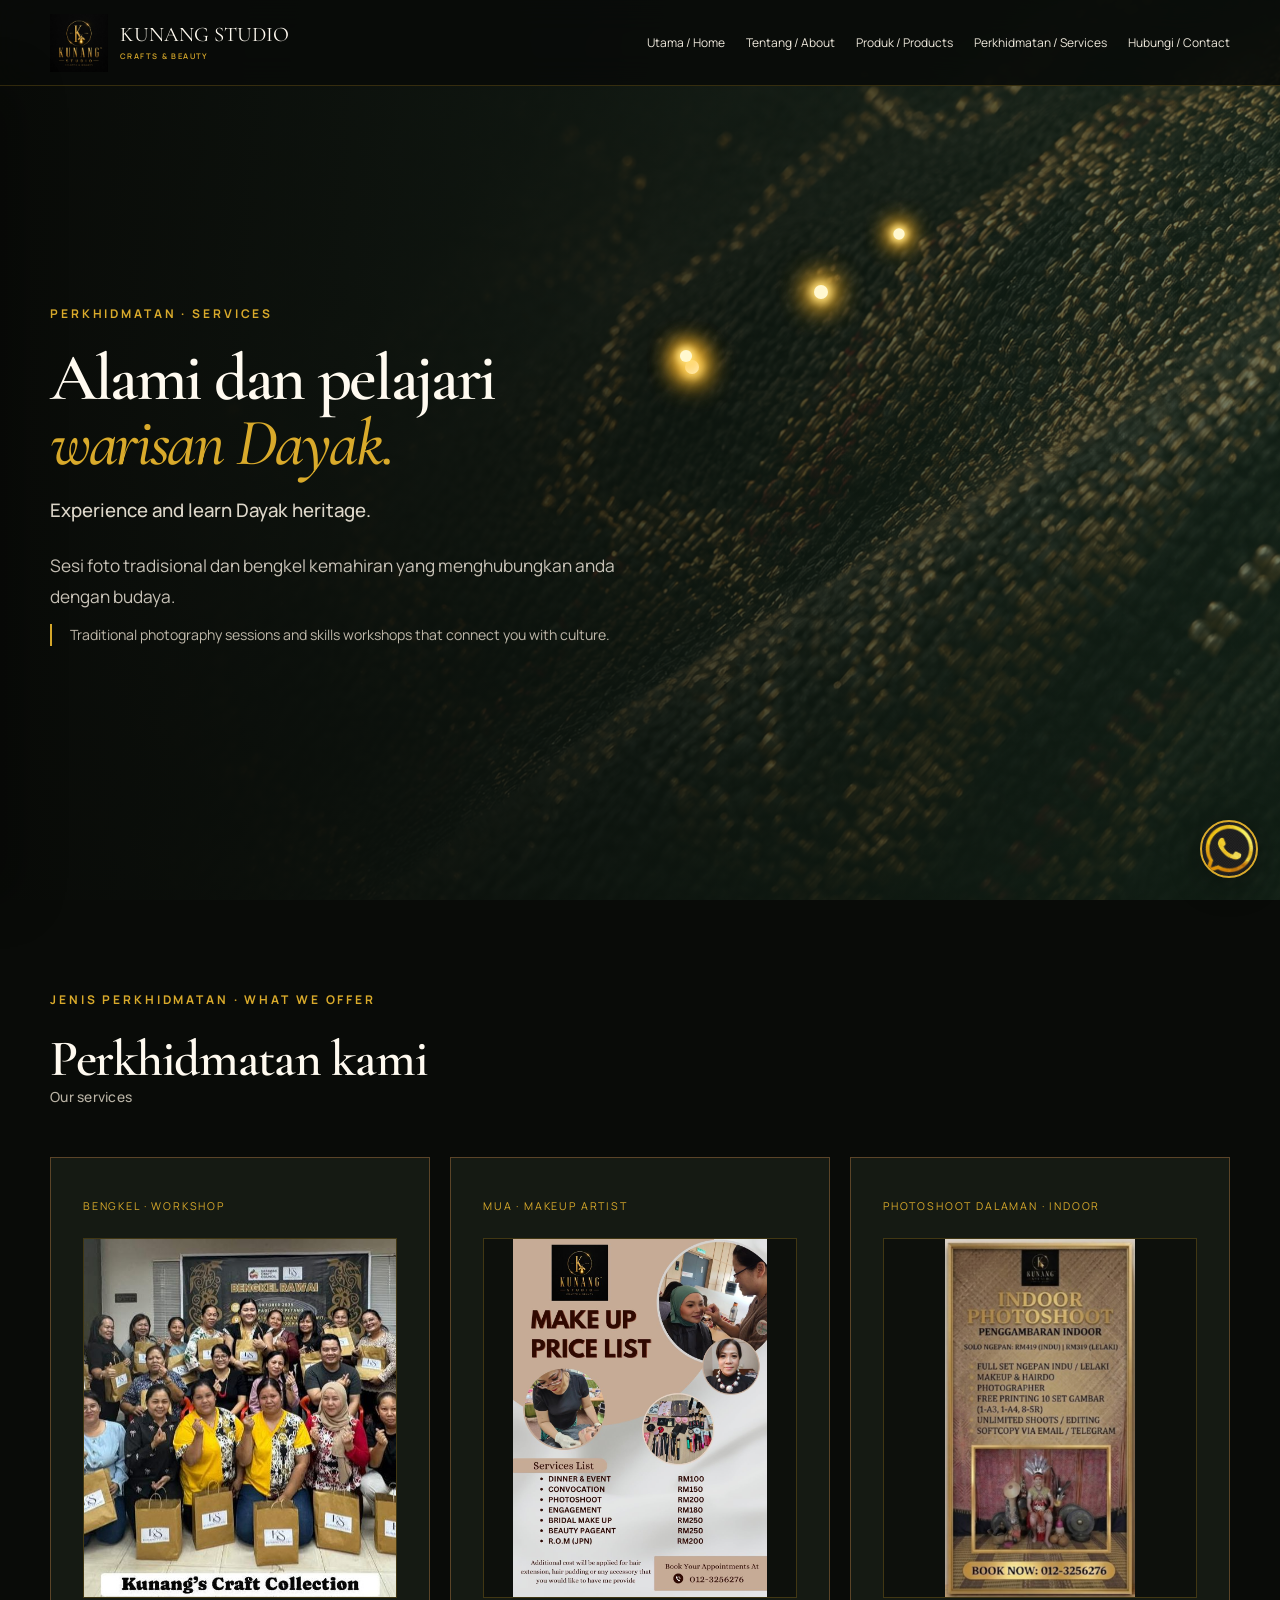
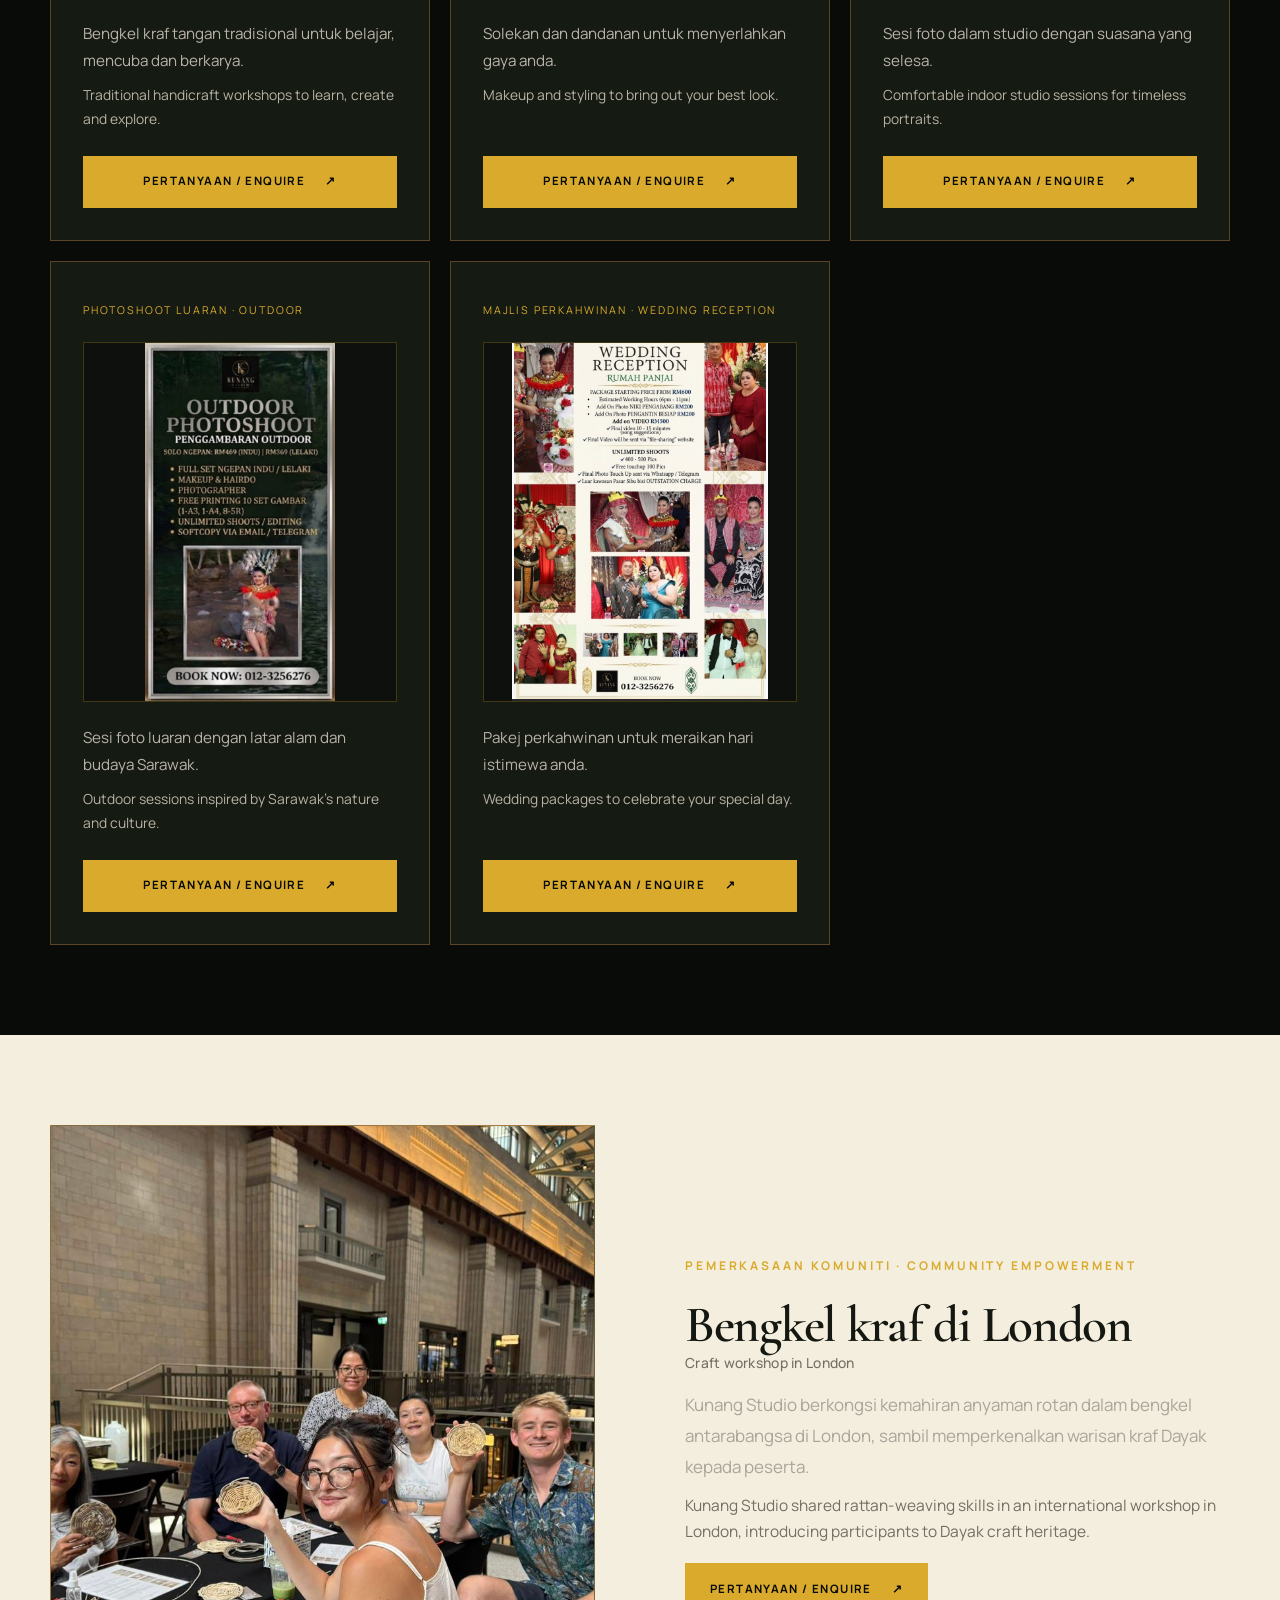
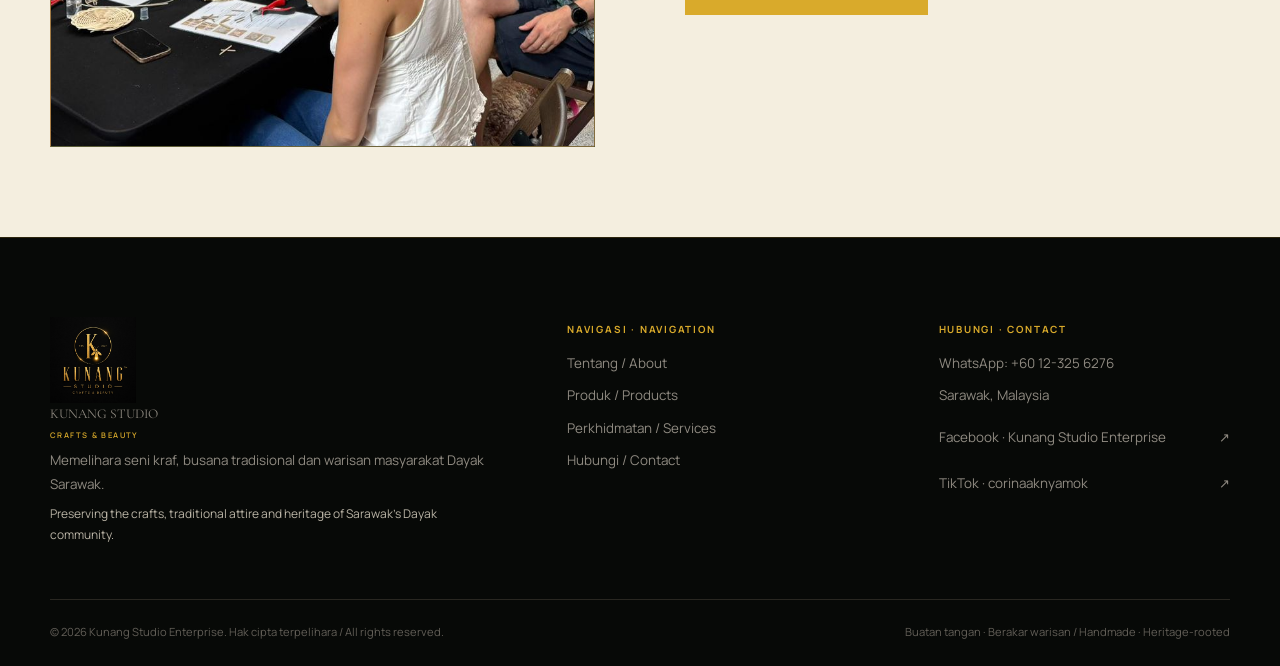
<file: services.html>
<!doctype html><html lang="ms"><head><meta charset="UTF-8"><meta name="viewport" content="width=device-width, initial-scale=1.0"><title>Perkhidmatan (Service) | Kunang Studio</title><link rel="preconnect" href="https://fonts.googleapis.com"><link rel="preconnect" href="https://fonts.gstatic.com" crossorigin><link href="https://fonts.googleapis.com/css2?family=Cormorant+Garamond:wght@500;600;700&family=Manrope:wght@400;500;600;700&display=swap" rel="stylesheet"><link rel="stylesheet" href="assets/css/styles.css?v=mobile-readable-12"><script src="assets/js/main.js?v=reviews-home-5" defer></script></head>
<body data-page="services"><!-- DEBUG: SHARED HEADER — createHeader() --><div id="site-header"></div><main>
  <!-- DEBUG SECTION MAP:
       1. SERVICES HERO — Page introduction
       2. SERVICES GRID — Workshop, MUA, photography and wedding services
       3. COMMUNITY WORKSHOP — Workshop details and WhatsApp CTA
       SHARED FOOTER — createFooter() in assets/js/main.js
  -->
  <section class="page-hero services-hero"><span class="home-firefly" aria-hidden="true"><span class="firefly-light"></span></span><div class="container reveal"><p class="eyebrow">PERKHIDMATAN · SERVICES</p><h1>Alami dan pelajari<br><em>warisan Dayak.</em><span class="en-title">Experience and learn Dayak heritage.</span></h1><p class="hero-summary"><span>Sesi foto tradisional dan bengkel kemahiran yang menghubungkan anda dengan budaya.</span><span class="en">Traditional photography sessions and skills workshops that connect you with culture.</span></p></div></section>
  <section class="section"><div class="container"><div class="section-heading reveal"><div><p class="eyebrow">JENIS PERKHIDMATAN · WHAT WE OFFER</p><h2>Perkhidmatan kami<span class="en-title">Our services</span></h2></div></div><div class="pricing-grid services-grid">
    <article class="price-card service-card reveal"><p class="label">BENGKEL · WORKSHOP</p><img class="service-image" src="assets/images/Service/BENGKEL%20RAWAI%2010.jpeg" alt="Peserta bengkel kraf tradisional Kunang Studio"><p class="service-description">Bengkel kraf tangan tradisional untuk belajar, mencuba dan berkarya. <span class="en">Traditional handicraft workshops to learn, create and explore.</span></p><a class="btn btn-primary" data-wa="Salam Kunang Studio, saya ingin bertanya tentang bengkel. / Hello, I would like to enquire about a workshop." href="#">Pertanyaan / Enquire <span>↗</span></a></article>
    <article class="price-card service-card reveal"><p class="label">MUA · MAKEUP ARTIST</p><img class="service-image service-poster" src="assets/images/Service/MAKE%20UP%20LIST%20KSE%202026.jpeg" alt="Senarai harga pakej makeup Kunang Studio"><p class="service-description">Solekan dan dandanan untuk menyerlahkan gaya anda. <span class="en">Makeup and styling to bring out your best look.</span></p><a class="btn btn-primary" data-wa="Salam Kunang Studio, saya ingin bertanya tentang perkhidmatan MUA. / Hello, I would like to enquire about makeup services." href="#">Pertanyaan / Enquire <span>↗</span></a></article>
    <article class="price-card service-card reveal"><p class="label">PHOTOSHOOT DALAMAN · INDOOR</p><img class="service-image service-poster" src="assets/images/Service/Indoor.png" alt="Pakej photoshoot dalaman Kunang Studio"><p class="service-description">Sesi foto dalam studio dengan suasana yang selesa. <span class="en">Comfortable indoor studio sessions for timeless portraits.</span></p><a class="btn btn-primary" data-wa="Salam Kunang Studio, saya ingin bertanya tentang photoshoot dalaman. / Hello, I would like to enquire about an indoor photoshoot." href="#">Pertanyaan / Enquire <span>↗</span></a></article>
    <article class="price-card service-card reveal"><p class="label">PHOTOSHOOT LUARAN · OUTDOOR</p><img class="service-image service-poster" src="assets/images/Service/Outdoor.png" alt="Pakej photoshoot luaran Kunang Studio"><p class="service-description">Sesi foto luaran dengan latar alam dan budaya Sarawak. <span class="en">Outdoor sessions inspired by Sarawak's nature and culture.</span></p><a class="btn btn-primary" data-wa="Salam Kunang Studio, saya ingin bertanya tentang photoshoot luaran. / Hello, I would like to enquire about an outdoor photoshoot." href="#">Pertanyaan / Enquire <span>↗</span></a></article>
    <article class="price-card service-card reveal"><p class="label">MAJLIS PERKAHWINAN · WEDDING RECEPTION</p><img class="service-image service-poster" src="assets/images/Service/Wedding%20package%20.png" alt="Senarai harga pakej majlis perkahwinan Kunang Studio"><p class="service-description">Pakej perkahwinan untuk meraikan hari istimewa anda. <span class="en">Wedding packages to celebrate your special day.</span></p><a class="btn btn-primary" data-wa="Salam Kunang Studio, saya ingin bertanya tentang pakej perkahwinan. / Hello, I would like to enquire about a wedding package." href="#">Pertanyaan / Enquire <span>↗</span></a></article>
  </div></div></section>
  <section class="section workshop" id="workshops"><div class="container story-grid"><div class="workshop-art reveal"><img class="service-feature-image" src="assets/images/Service/WORKSHOP%20LONDON%209.jpeg" alt="Bengkel anyaman rotan Kunang Studio di London"></div><div class="story-copy reveal"><p class="eyebrow">PEMERKASAAN KOMUNITI · COMMUNITY EMPOWERMENT</p><h2>Bengkel kraf di London<span class="en-title">Craft workshop in London</span></h2><p>Kunang Studio berkongsi kemahiran anyaman rotan dalam bengkel antarabangsa di London, sambil memperkenalkan warisan kraf Dayak kepada peserta.<span class="en">Kunang Studio shared rattan-weaving skills in an international workshop in London, introducing participants to Dayak craft heritage.</span></p><a class="btn btn-primary" data-wa="Salam, saya berminat dengan bengkel kraf. / Hello, I would like to learn more about your craft workshops." href="#">Pertanyaan / Enquire <span>↗</span></a></div></div></section>
</main><div id="site-footer"></div></body></html>
</file>
<file: assets/css/styles.css>
:root{--ink:#090b08;--ink-2:#151a13;--ivory:#fffaf0;--paper:#f4eedf;--gold:#d9aa2b;--rattan:#9b6b3d;--green:#31583a;--green-deep:#1d3524;--red:var(--green);--muted:#b9b3a5;--line:rgba(217,170,43,.3);--serif:"Cormorant Garamond",Georgia,serif;--sans:"Manrope",Arial,sans-serif}
*{box-sizing:border-box}html{scroll-behavior:smooth}body{margin:0;background:var(--ink);color:var(--ivory);font:400 16px/1.7 var(--sans);overflow-x:hidden}body.menu-open{overflow:hidden}a{color:inherit;text-decoration:none}button,input,select,textarea{font:inherit}.container{width:min(1180px,calc(100% - 48px));margin:auto}.narrow{width:min(850px,100%);margin:auto}.section{padding:110px 0}.eyebrow{color:var(--gold);font-size:.7rem;font-weight:700;letter-spacing:.24em;margin:0 0 20px}.lead{font-size:1.15rem;color:#d3cfc5}h1,h2,h3{font-family:var(--serif);line-height:1.02;margin:0;font-weight:600}h1{font-size:clamp(3.5rem,8vw,7.8rem);letter-spacing:-.035em}h2{font-size:clamp(2.5rem,5vw,4.6rem);letter-spacing:-.025em}h3{font-size:1.8rem}em{color:var(--gold);font-weight:500}.site-header{position:fixed;z-index:50;top:0;width:100%;height:86px;border-bottom:1px solid rgba(255,255,255,.1);background:rgba(10,10,9,.7);backdrop-filter:blur(16px)}.nav{height:100%;display:flex;align-items:center;justify-content:space-between}.brand{display:flex;align-items:center;gap:12px;font-family:var(--serif);font-size:1.3rem}.brand-mark{width:42px;height:42px;border:1px solid var(--gold);border-radius:50%;display:grid;place-items:center;color:var(--gold);font-size:1.6rem}.brand small{display:block;font:600 .48rem var(--sans);letter-spacing:.18em;color:var(--gold)}.nav-links{display:flex;gap:28px;align-items:center}.nav-links>a:not(.btn){font-size:.78rem;color:#d8d3c8}.nav-links>a.active{color:var(--gold)}.btn{border:1px solid var(--gold);min-height:48px;padding:13px 22px;display:inline-flex;align-items:center;justify-content:center;gap:20px;text-transform:uppercase;letter-spacing:.12em;font-size:.68rem;font-weight:700;cursor:pointer;transition:.25s}.btn-primary{background:var(--gold);color:#111;border-color:var(--gold)}.btn-primary:hover{background:#dfc17e}.btn-ghost{background:transparent;color:var(--ivory);border-color:rgba(255,255,255,.35)}.btn-ghost:hover{border-color:var(--gold);color:var(--gold)}.btn-light{background:var(--ivory);color:#15130f;border-color:var(--ivory)}.menu-toggle{display:none;background:transparent;border:0;color:white;font-size:1.6rem}.hero{min-height:100svh;display:flex;align-items:center;position:relative;background:linear-gradient(90deg,rgba(8,8,7,.94) 0%,rgba(8,8,7,.75) 45%,rgba(8,8,7,.2)),url('../images/hero-texture.png') center/cover}.hero-content{padding-top:90px}.hero-copy{max-width:600px;color:#c8c2b7;font-size:1.05rem}.actions{display:flex;gap:12px;margin-top:34px}.scroll-cue{position:absolute;bottom:28px;right:5vw;font-size:.65rem;letter-spacing:.18em;color:var(--muted)}.scroll-cue span{color:var(--gold);margin-left:14px}.split{display:grid;grid-template-columns:1.1fr .9fr;gap:100px;align-items:center}.intro{background:var(--paper);color:#171510}.intro .eyebrow,.intro .text-link{color:#846725}.text-link{color:var(--gold);text-transform:uppercase;font-size:.68rem;letter-spacing:.15em;font-weight:700;border-bottom:1px solid currentColor;padding-bottom:7px}.pillars{padding-top:85px}.grid-3{display:grid;grid-template-columns:repeat(3,1fr);gap:30px}.pillar{border-top:1px solid var(--line);padding-top:28px;position:relative}.pillar .number{color:#69645b;font-size:.65rem}.line-icon{font-size:2.8rem;color:var(--gold);margin:36px 0}.pillar p{color:var(--muted);font-size:.9rem}.section-heading{display:flex;align-items:end;justify-content:space-between;margin-bottom:50px}.collections{background:#12110f}.editorial-grid{display:grid;grid-template-columns:1.3fr 1fr;grid-template-rows:repeat(2,1fr);gap:22px}.collection-card{border-bottom:1px solid var(--line)}.collection-card.large{grid-row:1/3}.art{min-height:290px;background-color:#211e18;display:grid;place-items:center;text-align:center;color:rgba(255,255,255,.45);font-size:.67rem;letter-spacing:.15em;background-size:cover}.large .art{min-height:645px}.art-shell{background-image:radial-gradient(circle at 60% 40%,rgba(224,214,177,.24) 0 2%,transparent 3%),radial-gradient(circle at 30% 65%,rgba(197,160,89,.16),transparent 45%),linear-gradient(135deg,#171612,#302a20)}.art-bead{background-image:repeating-linear-gradient(45deg,transparent 0 18px,rgba(197,160,89,.18) 19px 21px),linear-gradient(135deg,#191714,#28221a)}.art-weave{background-image:repeating-linear-gradient(90deg,rgba(197,160,89,.12) 0 2px,transparent 2px 15px),repeating-linear-gradient(0deg,rgba(197,160,89,.1) 0 2px,transparent 2px 15px),linear-gradient(#1a1814,#29251e)}.art-red{background-image:radial-gradient(circle at center,rgba(143,32,28,.7),transparent 55%),linear-gradient(135deg,#171311,#291815)}.art-dress{background-image:linear-gradient(115deg,transparent 30%,rgba(197,160,89,.28) 31%,transparent 32%),linear-gradient(135deg,#171612,#29251e)}.card-caption{padding:20px 3px;display:flex;justify-content:space-between;align-items:center}.card-caption small,.product-card>small{color:var(--gold);font-size:.58rem;letter-spacing:.18em}.card-caption h3{font-size:1.5rem;margin-top:5px}.circle-arrow{border:1px solid var(--line);border-radius:50%;width:40px;height:40px;display:grid;place-items:center;color:var(--gold)}.experience{background:var(--paper);color:#171510}.experience-grid{display:grid;grid-template-columns:1.15fr .85fr;gap:90px;align-items:center}.experience-image{position:relative}.photo-placeholder,.workshop-art{min-height:620px;background:linear-gradient(140deg,#191714,#6a4f29);display:grid;place-items:center;text-align:center;color:#d3b977;font-size:.65rem;letter-spacing:.15em;border:1px solid rgba(197,160,89,.35)}.portrait{min-height:680px}.vertical-label{position:absolute;right:-32px;bottom:70px;writing-mode:vertical-rl;color:#80652d;font-size:.6rem;letter-spacing:.25em}.experience-copy p:not(.eyebrow){color:#625d54}.price-note{margin:35px 0;display:flex;align-items:baseline;gap:18px}.price-note span{font-size:.7rem;text-transform:uppercase;letter-spacing:.12em}.price-note strong{font:600 3rem var(--serif);color:var(--red)}.quote{text-align:center;background:#171613}.quote blockquote{font:500 clamp(2rem,4vw,3.8rem)/1.25 var(--serif);margin:15px 0 25px}.quote-by{color:var(--muted);font-size:.75rem}.cta-band{padding:90px 0;text-align:center;background:var(--red)}.cta-band .eyebrow{color:#e6c784}.cta-band p:not(.eyebrow){margin:18px auto 28px}.page-hero{padding:210px 0 110px;min-height:72vh;display:flex;align-items:end;background:linear-gradient(90deg,rgba(8,8,7,.96),rgba(8,8,7,.5)),url('../images/hero-texture.png') center/cover}.page-hero h1{font-size:clamp(3.5rem,7vw,7rem)}.page-hero>div>p:last-child{color:#c7c1b6;max-width:600px}.story-grid{display:grid;grid-template-columns:1fr 1fr;gap:90px;align-items:center}.story-copy p:not(.eyebrow){color:#aaa49a}.dark-section{background:#131210}.grid-2{display:grid;grid-template-columns:1fr 1fr;gap:25px}.outline-card{border:1px solid var(--line);padding:45px}.outline-card>span,.steps span{color:var(--gold);font-size:.65rem;letter-spacing:.2em}.outline-card h3{margin:55px 0 15px;font-size:2.2rem}.outline-card p,.steps p{color:var(--muted)}.filters{display:flex;gap:8px;margin-bottom:45px;flex-wrap:wrap}.filter{color:#bdb7ac;border:1px solid #4a463e;background:transparent;padding:10px 18px;cursor:pointer}.filter.active,.filter:hover{background:var(--gold);border-color:var(--gold);color:#111}.product-grid{display:grid;grid-template-columns:repeat(3,1fr);gap:45px 22px}.product-card{transition:.25s}.product-card.hidden{display:none}.product-card .art{margin-bottom:20px;height:360px}.product-card h3{margin:8px 0 12px}.product-card p{color:var(--muted);font-size:.88rem;min-height:72px}.product-card>a{color:var(--gold);font-size:.7rem;text-transform:uppercase;letter-spacing:.1em}.steps article{border-left:1px solid var(--line);padding:15px 30px}.steps h3{margin:35px 0 10px}.pricing-grid{display:grid;grid-template-columns:repeat(3,1fr);gap:20px}.price-card{border:1px solid var(--line);padding:38px;display:flex;flex-direction:column}.price-card.featured{background:#1a1814;border-color:var(--gold)}.price-card .label{color:var(--gold);font-size:.62rem;letter-spacing:.17em}.price{font:600 3.5rem var(--serif);color:var(--gold);margin:20px 0}.price.small{font-size:2.2rem}.price-card ul{padding-left:18px;color:#b9b3a8;font-size:.86rem;flex:1}.price-card li{margin:10px 0}.workshop{background:var(--paper);color:#171510}.workshop-art{min-height:580px;background:linear-gradient(135deg,#342d20,#8b7444)}.plain-list{padding-left:20px;color:#625d54;margin:25px 0}.contact-section{background:var(--paper);color:#171510}.contact-grid{display:grid;grid-template-columns:.8fr 1.2fr;gap:100px}.contact-list{margin-top:45px}.contact-list>a,.contact-list>div{display:flex;flex-direction:column;border-top:1px solid #cfc5b1;padding:22px 0}.contact-list small{color:#856824;letter-spacing:.15em;font-size:.6rem}.contact-list strong{font-family:var(--serif);font-size:1.25rem}.contact-list span{font-size:.75rem;color:#766f64}.contact-form{background:#171613;color:var(--ivory);padding:45px}.contact-form h3{font-size:2.4rem;margin-bottom:30px}.contact-form label{display:block;font-size:.68rem;letter-spacing:.08em;margin-bottom:18px}.contact-form input,.contact-form select,.contact-form textarea{display:block;width:100%;background:transparent;color:var(--ivory);border:0;border-bottom:1px solid #5b554b;padding:11px 0;outline:none}.contact-form select option{color:#111}.contact-form textarea{resize:vertical}.contact-form input:focus,.contact-form select:focus,.contact-form textarea:focus{border-color:var(--gold)}.error{display:block;color:#ef8a82;font-size:.65rem;letter-spacing:0;margin-top:3px}.form-note{color:#777066;font-size:.7rem}.site-footer{background:#090908;padding:70px 0 25px}.footer-grid{display:grid;grid-template-columns:1.5fr 1fr 1fr;gap:80px}.footer-grid h4{color:var(--gold);font-size:.62rem;letter-spacing:.18em}.footer-grid a,.footer-grid p{display:block;color:#8f8a81;font-size:.78rem;margin:9px 0}.footer-bottom{border-top:1px solid #292721;margin-top:45px;padding-top:22px;display:flex;justify-content:space-between;color:#625e57;font-size:.65rem}.floating-wa{position:fixed;right:22px;bottom:22px;z-index:40;width:58px;height:58px;border-radius:50%;display:grid;place-items:center;background:#c5a059;color:#111;font-weight:800;box-shadow:0 8px 30px rgba(0,0,0,.35)}.reveal{opacity:0;transform:translateY(20px);transition:opacity .7s,transform .7s}.reveal.visible{opacity:1;transform:none}
@media(max-width:900px){.nav-links{position:fixed;inset:86px 0 0;background:#0d0d0c;display:flex;flex-direction:column;align-items:stretch;padding:45px 24px;transform:translateX(100%);transition:.3s}.nav-links.open{transform:none}.nav-links>a{padding:12px;border-bottom:1px solid #292721}.menu-toggle{display:block}.split,.experience-grid,.story-grid,.contact-grid{grid-template-columns:1fr;gap:55px}.grid-3,.product-grid,.pricing-grid{grid-template-columns:1fr 1fr}.editorial-grid{display:grid;grid-template-columns:1fr 1fr}.collection-card.large{grid-column:1/3;grid-row:auto}.large .art{min-height:500px}.section{padding:80px 0}.footer-grid{grid-template-columns:1fr 1fr}.contact-grid{gap:45px}}
@media(max-width:620px){.container{width:min(100% - 30px,1180px)}.site-header{height:74px}.nav-links{inset:74px 0 0}.brand{font-size:1.05rem}.brand-mark{width:36px;height:36px}.nav>.btn{display:none}.hero-content{padding-top:70px}.hero h1{font-size:3.6rem}.actions{flex-direction:column;align-items:stretch}.grid-3,.grid-2,.product-grid,.pricing-grid,.editorial-grid,.footer-grid{grid-template-columns:1fr}.collection-card.large{grid-column:auto}.large .art,.art{min-height:350px}.section-heading{align-items:start;flex-direction:column;gap:25px}.experience-image{margin-right:20px}.section{padding:68px 0}.page-hero{padding:155px 0 80px;min-height:62vh}.page-hero h1{font-size:3.5rem}.outline-card,.contact-form{padding:28px}.footer-bottom{flex-direction:column;gap:8px}.floating-wa{bottom:15px;right:15px}.scroll-cue{display:none}}
@media(prefers-reduced-motion:reduce){*{scroll-behavior:auto!important}.reveal{opacity:1;transform:none;transition:none}}

/* Customer review screenshot gallery */
.reviews{background:#171613}.review-intro{max-width:420px;color:var(--muted);font-size:.9rem}.review-filters{display:flex;gap:8px;flex-wrap:wrap;margin-bottom:35px}.review-filter{padding:9px 18px;border:1px solid #4a463e;background:transparent;color:#bdb7ac;cursor:pointer}.review-filter.active,.review-filter:hover{background:var(--gold);border-color:var(--gold);color:#111}.review-grid{display:grid;grid-template-columns:repeat(3,1fr);gap:24px}.review-card{margin:0;border:1px solid var(--line);background:#11100e;overflow:hidden}.review-shot{position:relative;height:520px;background:#211f1a}.review-shot img{width:100%;height:100%;object-fit:contain;background:#211f1a}.review-card figcaption{padding:17px 20px;display:flex;align-items:center;justify-content:space-between}.review-card figcaption span{color:var(--gold);font-size:.6rem;letter-spacing:.16em;text-transform:uppercase}.review-card figcaption strong{font:500 1rem var(--serif)}.review-more-wrap{text-align:center;margin-top:35px}.review-more-wrap [hidden]{display:none}.review-privacy{color:#716c63;font-size:.68rem;margin-top:24px}

/* Progressive enhancement: content stays visible if JavaScript cannot run. */
.reveal{opacity:1;transform:none}
.reveal-ready .reveal{opacity:0;transform:translateY(20px);transition:opacity .7s,transform .7s}
.reveal-ready .reveal.visible{opacity:1;transform:none}
@media(prefers-reduced-motion:reduce){.reveal-ready .reveal{opacity:1;transform:none;transition:none}}

@media(max-width:900px){.review-grid{grid-template-columns:1fr 1fr}}
@media(max-width:620px){.review-grid{grid-template-columns:1fr}.review-shot{min-height:340px}}

/* Official Kunang Studio logo used by the shared header and footer. */
.brand-logo{width:58px;height:58px;object-fit:contain;display:block;flex:0 0 auto}.brand-name{line-height:1.1}.brand-name small{margin-top:4px}.footer-brand .brand-logo{width:86px;height:86px}
@media(max-width:620px){.brand-logo{width:48px;height:48px}.footer-brand .brand-logo{width:76px;height:76px}}

/* Real product photography and click-to-enlarge viewer */
.product-image-button{display:block;width:100%;height:390px;padding:0;margin:0 0 20px;border:0;background:#211f1a;overflow:hidden;cursor:zoom-in}.product-image-button img{width:100%;height:100%;display:block;object-fit:cover;transition:transform .45s ease}.product-image-button:hover img{transform:scale(1.035)}.product-lightbox{width:min(900px,calc(100% - 30px));max-height:90vh;padding:0;border:1px solid var(--line);background:#11100e;color:var(--ivory);overflow:hidden}.product-lightbox::backdrop{background:rgba(0,0,0,.88);backdrop-filter:blur(5px)}.product-lightbox img{display:block;width:100%;height:min(78vh,800px);object-fit:contain;background:#0a0a09}.product-lightbox p{margin:0;padding:14px 60px 14px 20px;color:var(--gold);font-size:.72rem;letter-spacing:.12em;text-transform:uppercase}.lightbox-close{position:absolute;z-index:2;top:12px;right:12px;width:44px;height:44px;border:1px solid rgba(255,255,255,.35);border-radius:50%;background:rgba(0,0,0,.72);color:#fff;font-size:1.7rem;cursor:pointer}.lightbox-close:hover{border-color:var(--gold);color:var(--gold)}
@media(max-width:620px){.product-image-button{height:440px}.product-lightbox img{height:75vh}}

/* English translations remain visually secondary to the primary Malay copy. */
.en,.en-title,.en-heading{display:block;color:var(--muted)}.en{margin-top:.45em;font-size:.88em;line-height:1.6}.en-title{margin-top:.18em;font-family:var(--sans);font-size:.27em;font-weight:500;line-height:1.35;letter-spacing:.02em}.en-heading{margin-top:.3em;font-family:var(--sans);font-size:.45em;font-weight:500;line-height:1.35;letter-spacing:.03em}.en-inline{color:var(--muted);font-size:.9em}.intro .en,.intro .en-title,.experience .en,.experience .en-title,.workshop .en,.workshop .en-title,.contact-section .en,.contact-section .en-title{color:#746e63}.catalogue-note{max-width:700px;color:#d2ccc1;margin:-15px 0 42px}.nav-links{gap:18px}.nav-links>a:not(.btn){font-size:.69rem}.footer-grid .en{font-size:.75rem}

/* About-page business story, mission, audiences and confirmed strengths */
.vision-layout{display:grid;grid-template-columns:.8fr 1.2fr;gap:25px}.mission-list{list-style:none;counter-reset:mission;margin:38px 0 0;padding:0}.mission-list li{counter-increment:mission;display:grid;grid-template-columns:48px 1fr;gap:15px;padding:22px 0;border-top:1px solid var(--line);color:#d0cbc1}.mission-list li::before{content:"0" counter(mission);color:var(--gold);font-size:.65rem;letter-spacing:.14em}.mission-list .en{color:var(--muted)}.audience-section{background:var(--paper);color:#171510}.audience-grid{display:grid;grid-template-columns:repeat(3,1fr);gap:18px}.info-card{padding:32px;border:1px solid #cec3ae;background:#e8e0d2}.info-card>span{color:#856824;font-size:.65rem;letter-spacing:.17em}.info-card h3{margin:35px 0 15px}.info-card p{color:#625d54;font-size:.88rem}.info-card .en{color:#7b7468}.strengths-section{background:#11100e}.strength-list>div{display:grid;grid-template-columns:42px 1fr;gap:20px;padding:18px 0;border-top:1px solid var(--line)}.strength-list strong{color:var(--gold);font-size:.64rem}.strength-list p{margin:0;color:#d0cbc1}.strength-list .en{color:var(--muted)}
@media(max-width:900px){.vision-layout{grid-template-columns:1fr}.audience-grid{grid-template-columns:1fr 1fr}}
@media(max-width:620px){.audience-grid{grid-template-columns:1fr}}

/* Consistent font, size and spacing for every social-media entry. */
.social-list{display:flex;flex-direction:column;gap:5px;margin-top:7px}.social-list span{font-family:var(--sans);font-size:.78rem;font-weight:400;line-height:1.6;color:#766f64}.footer-social{margin:9px 0}.footer-social span{color:#8f8a81}

/* Clickable Facebook and TikTok profiles share one accessible link style. */
.social-list>a{display:flex;align-items:center;justify-content:space-between;gap:16px;font-family:var(--sans);font-size:.78rem;font-weight:400;line-height:1.6;color:#766f64;transition:color .2s ease}.social-list>a:hover,.social-list>a:focus-visible{color:#856824}.social-list>a span{color:currentColor}.footer-social>a{color:#8f8a81}.footer-social>a:hover,.footer-social>a:focus-visible{color:var(--gold)}

/* Our Story bilingual columns: Malay left, English right. */
.story-section{background:var(--paper);color:#171510}.story-language-grid{display:grid;grid-template-columns:1fr 1fr;border-top:1px solid #cfc4b0}.story-language{padding:42px 52px 15px 0}.story-language+.story-language{padding-left:52px;border-left:1px solid #cfc4b0}.language-label{display:block;margin-bottom:30px;color:#856824;font-size:.65rem;font-weight:700;letter-spacing:.2em}.story-language p{margin:0 0 24px;color:#514c44;line-height:1.85}.story-en p{color:#746e63}
@media(max-width:760px){.story-language-grid{grid-template-columns:1fr}.story-language{padding:35px 0}.story-language+.story-language{padding-left:0;border-top:1px solid #cfc4b0;border-left:0}}

/* Supplied ornamental artwork frames each card in the Our Customers section. */
.audience-section .info-card{position:relative;min-height:390px;padding:64px 48px 52px;border:0;background-color:#fff;background-image:url('../images/border/our_customer_border.jpg');background-repeat:no-repeat;background-position:center;background-size:100% 100%;box-shadow:0 8px 28px rgba(67,48,23,.08)}
.audience-section .info-card>span,.audience-section .info-card h3,.audience-section .info-card p{position:relative;z-index:1}
@media(max-width:900px){.audience-section .info-card{min-height:370px;padding:58px 42px 48px}}
@media(max-width:620px){.audience-section .info-card{min-height:360px;padding:56px 38px 45px}}

/* Final responsive safety layer for tablets and mobile screens. */
img{max-width:100%}
.brand-name,.nav-links a,.btn,.product-card,.price-card,.info-card,.contact-form{min-width:0}
h1,h2,h3,p,a,span,label{overflow-wrap:anywhere}
@media(max-width:900px){
  .nav-links{height:calc(100dvh - 86px);overflow-y:auto;overscroll-behavior:contain;padding-bottom:90px}
  .nav-links>a{min-height:50px;display:flex;align-items:center}
  .menu-toggle{width:48px;height:48px;flex:0 0 48px;cursor:pointer}
  .section-heading{gap:28px}
  .vision-layout,.story-language-grid{width:100%}
  .product-image-button{height:clamp(330px,58vw,470px)}
  .price-card .btn{margin-top:auto}
}
@media(max-width:620px){
  body{font-size:15px}
  .container{width:calc(100% - 30px)}
  .site-header{height:74px}
  .nav-links{height:calc(100dvh - 74px);padding:28px 18px 90px}
  .brand{gap:8px;max-width:calc(100% - 56px)}
  .brand-logo{width:44px;height:44px}
  .brand-name{font-size:.88rem;white-space:nowrap}
  .brand-name small{font-size:.4rem;letter-spacing:.12em}
  h1,.hero h1,.page-hero h1{font-size:clamp(2.75rem,14vw,3.55rem);line-height:1}
  h2{font-size:clamp(2.25rem,11vw,3rem)}
  h3{font-size:1.55rem}
  .en-title{font-size:.31em}
  .hero{min-height:100svh;background-position:62% center}
  .hero-content{padding-top:96px;padding-bottom:72px}
  .page-hero{min-height:58svh;padding:135px 0 65px}
  .section{padding:62px 0}
  .actions,.actions .btn,.cta-band .btn,.experience-copy .btn,.story-copy .btn,.price-card .btn,.contact-form .btn{width:100%}
  .btn{padding:13px 15px;gap:10px;line-height:1.35;text-align:center}
  .filters,.review-filters{display:flex;flex-wrap:nowrap;overflow-x:auto;padding-bottom:8px;margin-right:-15px;scrollbar-width:thin}
  .filter,.review-filter{flex:0 0 auto;min-height:46px}
  .product-grid,.pricing-grid,.review-grid,.audience-grid,.footer-grid{grid-template-columns:minmax(0,1fr)}
  .product-image-button{height:clamp(360px,120vw,510px)}
  .product-card p{min-height:0}
  .price-card,.outline-card,.info-card,.contact-form{padding:25px 20px}
  .review-shot{height:clamp(440px,150vw,620px);min-height:0}
  .contact-grid{gap:38px}
  .contact-form input,.contact-form select,.contact-form textarea{font-size:16px}
  .story-language{padding:30px 0 16px}
  .story-language+.story-language{padding:30px 0 0}
  .mission-list li{grid-template-columns:34px 1fr;gap:10px}
  .footer-grid{gap:35px}
  .footer-brand{max-width:100%}
  .floating-wa{width:54px;height:54px}
}
@media(max-width:360px){
  .brand-name{font-size:.78rem}
  .brand-logo{width:40px;height:40px}
  h1,.hero h1,.page-hero h1{font-size:2.65rem}
  .eyebrow{letter-spacing:.16em}
  .contact-form{padding:23px 16px}
}

/* Readable pricing: use a familiar sans-serif face and evenly spaced numerals. */
.price-note strong,.price{font-family:var(--sans);font-weight:700;font-variant-numeric:tabular-nums;letter-spacing:-.03em;line-height:1}
.price-note strong{font-size:clamp(2.6rem,5vw,3.4rem)}
.price{font-size:clamp(2.7rem,5vw,3.5rem)}
.price.small{font-size:clamp(1.65rem,3vw,2.1rem);letter-spacing:-.02em}

/* Preserve safe text spacing inside the ornamental customer cards on small screens. */
@media(max-width:620px){.audience-section .info-card{min-height:360px;padding:56px 38px 45px}}
@media(max-width:360px){.audience-section .info-card{padding:52px 32px 42px}}

/* Home introduction: dark text ensures strong contrast on the light paper background. */
.intro .lead{color:#2f2b25}
.intro .lead .en{color:#625c52}

/* Supplied ornament moved outside: one frame surrounds the whole customer section. */
.audience-section>.container{width:min(1320px,calc(100% - 48px));padding:90px 100px;background-color:#fff;background-image:url('../images/border/our_customer_border.jpg');background-repeat:no-repeat;background-position:center;background-size:100% 100%;box-shadow:0 10px 36px rgba(67,48,23,.08)}
.audience-section .info-card{min-height:0;padding:32px;border:1px solid #d6cbb8;background:#f4eee3;background-image:none;box-shadow:none}
@media(max-width:900px){.audience-section>.container{padding:75px 65px}.audience-section .info-card{min-height:0;padding:30px}}
@media(max-width:620px){.audience-section>.container{width:calc(100% - 20px);padding:62px 28px}.audience-section .info-card{min-height:0;padding:26px 22px}}
@media(max-width:360px){.audience-section>.container{padding:54px 20px}.audience-section .info-card{padding:24px 18px}}

/* Supplied service photography keeps posters readable and workshop images contained. */
.service-image{display:block;width:100%;height:220px;margin:1rem 0;object-fit:cover;border:1px solid rgba(255,255,255,.2)}
.service-poster{height:360px;object-fit:contain;background:#211f1a}
.service-feature-image{display:block;width:100%;height:100%;min-height:620px;object-fit:cover}
@media(max-width:620px){.service-poster{height:440px}.service-feature-image{min-height:350px}}

/* Colour-matched customer frame: blend the supplied white artwork into warm ivory. */
.audience-section>.container{position:relative;isolation:isolate;background:var(--paper);background-image:none;box-shadow:none}
.audience-section>.container::before,.audience-section>.container::after{content:"";position:absolute;z-index:-1;pointer-events:none;width:min(48%,620px);height:min(32%,340px);background-image:url('../images/border/our_customer_border.jpg');background-repeat:no-repeat;background-size:210% auto;mix-blend-mode:multiply;opacity:.52}
.audience-section>.container::before{top:0;right:0;background-position:top right}
.audience-section>.container::after{bottom:0;left:0;background-position:bottom left}
.audience-section .info-card{background:rgba(238,232,220,.86);border-color:rgba(133,104,36,.24);box-shadow:0 6px 22px rgba(67,48,23,.045)}
@media(max-width:620px){.audience-section>.container::before,.audience-section>.container::after{width:58%;height:180px;background-size:210% auto;opacity:.42}}

/* Exact outer-corner placement: decorations belong to the full section, not its container. */
.audience-section{position:relative;isolation:isolate;overflow:hidden}
.audience-section>.container{position:relative;z-index:1;background:transparent}
.audience-section>.container::before,.audience-section>.container::after{display:none}
.audience-section::before,.audience-section::after{content:"";position:absolute;z-index:0;pointer-events:none;width:380px;height:380px;background-image:url('../images/border/our_customer_border.jpg');background-repeat:no-repeat;background-size:auto 100%;mix-blend-mode:multiply;opacity:.34}
.audience-section::before{top:0;right:0;background-position:top right}
.audience-section::after{bottom:0;left:0;background-position:bottom left}
@media(max-width:900px){.audience-section::before,.audience-section::after{width:270px;height:270px;opacity:.3}}
@media(max-width:620px){.audience-section::before,.audience-section::after{width:180px;height:180px;opacity:.26}}

/* Mobile navigation: burger control on the left, branding beside it. */
@media(max-width:900px){.menu-toggle{order:-1;margin-right:12px}.nav{justify-content:flex-start}.nav .brand{margin-right:auto}.nav-links{left:0;right:0}}

/* Unified navigation: the same left-side burger drawer is used on desktop and mobile. */
.menu-toggle{display:block;order:-1;width:48px;height:48px;margin-right:14px;cursor:pointer;flex:0 0 48px}
.nav{justify-content:flex-start}
.nav .brand{margin-right:auto}
.nav-links{position:fixed;top:86px;bottom:0;left:0;width:min(420px,100%);height:calc(100dvh - 86px);padding:38px 30px 90px;background:rgba(13,13,12,.98);backdrop-filter:blur(18px);display:flex;flex-direction:column;align-items:stretch;gap:4px;overflow-y:auto;overscroll-behavior:contain;transform:translateX(-100%);transition:transform .3s ease;box-shadow:18px 0 45px rgba(0,0,0,.28)}
.nav-links.open{transform:translateX(0)}
.nav-links>a:not(.btn){min-height:52px;padding:13px 10px;display:flex;align-items:center;border-bottom:1px solid #292721;font-size:.78rem}
.nav-links>.btn{margin-top:22px}
@media(max-width:620px){.menu-toggle{margin-right:8px}.nav-links{top:74px;height:calc(100dvh - 74px);width:100%;padding:28px 18px 90px;box-shadow:none}}

/* Desktop keeps its top links while also offering the left hamburger drawer. */
.desktop-links{display:flex;align-items:center;gap:18px;margin-left:24px}.desktop-links>a:not(.btn){color:#d8d3c8;font-size:.69rem;white-space:nowrap}.desktop-links>a.active{color:var(--gold)}.desktop-links>.btn{margin-left:4px}
@media(max-width:1120px){.desktop-links{gap:11px;margin-left:12px}.desktop-links>a:not(.btn){font-size:.62rem}.desktop-links>.btn{padding-inline:15px}}
@media(max-width:1180px){.desktop-links{display:none}}

/* Desktop-only alignment: nudge the burger slightly left of the content line. */
@media(min-width:1181px){.menu-toggle{position:absolute;top:19px;left:18px;transform:none}.nav .brand{margin-left:62px}}

.service-description{color:#b9b3a8;font-size:.86rem;line-height:1.55;margin:18px 0 8px}.whatsapp-button{white-space:nowrap}.experience-photo{display:block;width:100%;height:620px;object-fit:contain;background:var(--ink);border:1px solid rgba(197,160,89,.35)}

/* Homepage floating lights: soft gold glows moving over the hero image. */
.hero-home{isolation:isolate;overflow:hidden}
.home-firefly{position:absolute;z-index:1;top:var(--firefly-y,28%);left:var(--firefly-x,18%);width:32px;height:32px;pointer-events:none;transform:translate(-50%,-50%) scale(var(--firefly-size,1));transition:opacity .3s ease}
.home-firefly::after{content:"";position:absolute;inset:0;border-radius:50%;background:rgba(255,194,58,.55);filter:blur(12px);animation:firefly-pulse 1.8s ease-in-out infinite}
.firefly-light{position:absolute;z-index:1;inset:9px;width:14px;height:14px;border-radius:50%;background:#fff8cf;box-shadow:0 0 8px 4px #ffe17a,0 0 24px 11px rgba(255,180,35,.7);animation:firefly-pulse 1.8s ease-in-out infinite}
.hero-home .hero-content,.hero-home .scroll-cue{position:relative;z-index:2}
@keyframes firefly-pulse{50%{opacity:.35;transform:scale(.7)} }
@media(max-width:620px){.home-firefly{transform:translate(-50%,-50%) scale(calc(var(--firefly-size,1) * .82))}}
@media(prefers-reduced-motion:reduce){.home-firefly::after,.firefly-light{animation:none}.home-firefly{top:28%;left:18%}}

/* Dayak nature palette: yellow, black, rattan brown, forest green and warm white. */
.site-header{background:rgba(9,11,8,.88);border-bottom-color:rgba(217,170,43,.22)}
.nav-links{background:rgba(9,11,8,.985)}
.nav-links>a:not(.btn),.desktop-links>a:not(.btn){color:#eee8dc}
.btn-primary{background:var(--gold);border-color:var(--gold);color:#090b08}
.btn-primary:hover{background:#f0c84c;border-color:#f0c84c}
.btn-ghost:hover,.text-link,.product-card>a{color:#f0c84c}
.intro,.experience,.workshop,.contact-section,.story-section,.audience-section{background:var(--paper);color:#151811}
.collections,.dark-section,.reviews,.strengths-section{background:var(--ink-2)}
.quote{background:var(--green-deep)}
.cta-band{background:var(--green)}
.cta-band .eyebrow{color:#f6d76f}
.cta-band .btn-light{background:var(--ivory);border-color:var(--ivory);color:var(--green-deep)}
.price-note strong{color:var(--green)}
.price-card.featured{background:var(--green-deep);border-color:var(--gold)}
.contact-form{background:var(--green-deep)}
.filter,.review-filter{border-color:rgba(217,170,43,.45);color:#e5dfd2}
.info-card,.audience-section .info-card{background:rgba(240,229,207,.92);border-color:rgba(155,107,61,.38)}
.audience-section .info-card>span,.language-label,.contact-list small{color:#765020}
.circle-arrow{border-color:rgba(217,170,43,.42)}
.workshop-art{background:linear-gradient(135deg,var(--green-deep),var(--rattan))}
.site-footer{background:#070907;border-top:1px solid rgba(217,170,43,.18)}
.floating-wa{background:var(--gold);color:#090b08}
.floating-wa{overflow:hidden;background:#202020;border:2px solid var(--gold)}
.floating-wa img{display:block;width:100%;height:100%;object-fit:cover;transform:scale(.96)}

/* Balanced scale and stronger colour presence: spacious without looking zoomed in. */
h1{font-size:clamp(3rem,6vw,6rem)}
h2{font-size:clamp(2.3rem,4vw,4rem)}
.hero{background-image:linear-gradient(90deg,rgba(9,11,8,.96) 0%,rgba(20,42,27,.82) 48%,rgba(20,42,27,.28)),url('../images/hero-texture.png')}
.page-hero{min-height:60vh;padding:175px 0 85px;background-image:linear-gradient(90deg,rgba(9,11,8,.96),rgba(29,53,36,.55)),url('../images/hero-texture.png')}
.page-hero h1{font-size:clamp(3rem,5.5vw,5.6rem)}
.section{padding:90px 0}
.outline-card,.price-card{border-color:rgba(155,107,61,.52)}
@media(max-width:620px){
  h1,.hero h1,.page-hero h1{font-size:clamp(2.35rem,11vw,3.1rem)}
  h2{font-size:clamp(2rem,9vw,2.7rem)}
  .page-hero{min-height:52svh;padding:120px 0 55px}
  .section{padding:56px 0}
}

/* Standardized service cards: consistent image, copy, spacing and button alignment. */
.services-grid{align-items:stretch}
.service-card{height:100%;padding:32px;background:var(--ink-2);border-color:rgba(155,107,61,.52)}
.service-card .label{min-height:34px;margin:0 0 14px;display:flex;align-items:center}
.service-card .service-image{width:100%;height:360px;margin:0 0 22px;object-fit:contain;background:#0d100c;border:1px solid rgba(217,170,43,.25)}
.service-card:first-child .service-image{object-fit:cover}
.service-card .service-description{min-height:112px;margin:0 0 24px}
.service-card .btn{width:100%;margin-top:auto}
@media(max-width:900px){.service-card .service-description{min-height:100px}}
@media(max-width:620px){
  .service-card{padding:22px}
  .service-card .label,.service-card .service-description{min-height:0}
  .service-card .service-image{height:min(112vw,440px)}
}

/* Page hero copy: one clear bilingual hierarchy shared by every page. */
.page-hero .container{width:min(1180px,calc(100% - 48px))}
.page-hero .eyebrow{margin-bottom:22px}
.page-hero h1{max-width:850px;font-size:clamp(3.4rem,5.2vw,5.3rem);line-height:.98}
.page-hero h1 .en-title{max-width:650px;margin-top:22px;color:#ddd7ca;font-size:.28em;line-height:1.4;letter-spacing:0}
.page-hero .hero-summary{max-width:680px;margin:26px 0 0;color:#f2ede3;font-size:1rem;line-height:1.65}
.page-hero .hero-summary>.en{margin-top:12px;padding-left:18px;border-left:2px solid var(--gold);color:#bfb8aa;font-size:.88rem;line-height:1.6}

/* Homepage hero follows the same spacing and bilingual treatment. */
.hero-home h1{max-width:850px;font-size:clamp(3.4rem,5.2vw,5.3rem);line-height:.98}
.hero-home h1 .en-title{max-width:650px;margin-top:22px;color:#ddd7ca;font-size:.28em;line-height:1.4;letter-spacing:0}
.hero-home .hero-copy{max-width:680px;margin-top:26px;color:#f2ede3;line-height:1.65}
.hero-home .hero-copy>.en{margin-top:12px;padding-left:18px;border-left:2px solid var(--gold);color:#bfb8aa;font-size:.88rem;line-height:1.6}
@media(max-width:620px){
  .page-hero .container{width:calc(100% - 30px)}
  .page-hero h1,.hero-home h1{font-size:clamp(2.45rem,11vw,3.15rem);line-height:1.02}
  .page-hero h1 .en-title,.hero-home h1 .en-title{margin-top:16px;font-size:.34em}
  .page-hero .hero-summary,.hero-home .hero-copy{margin-top:21px;font-size:.94rem}
  .page-hero .hero-summary>.en,.hero-home .hero-copy>.en{font-size:.84rem}
}

/* Unified full-screen hero concept across Home, About, Products, Services and Contact. */
.page-hero{min-height:100svh;padding:0;align-items:center;isolation:isolate;overflow:hidden}
.page-hero>.container{position:relative;z-index:2;padding-top:90px;padding-bottom:40px}
.page-hero .hero-summary{margin-bottom:0}
@media(max-width:620px){
  .page-hero{min-height:100svh;padding:0;background-position:62% center}
  .page-hero>.container{padding-top:96px;padding-bottom:72px}
}

/* Final navigation alignment: desktop links only; mobile logo left and menu right. */
@media(min-width:1181px){
  .menu-toggle{display:none!important;position:static;transform:none}
  .nav{justify-content:space-between}
  .nav .brand{margin-left:0;margin-right:auto}
}
@media(max-width:1180px){
  .nav{justify-content:space-between}
  .nav .brand{order:0;margin:0 auto 0 0}
  .menu-toggle{display:block;order:1;margin:0 0 0 12px;color:var(--ivory)}
  .nav-links{left:auto;right:0;transform:translateX(100%);box-shadow:-18px 0 45px rgba(0,0,0,.28)}
  .nav-links.open{transform:translateX(0)}
}
@media(max-width:620px){
  .menu-toggle{margin-left:8px}
  .nav-links{left:0;right:0;width:100%;box-shadow:none}
}

/* Desktop reading comfort: larger copy, relaxed lines and clearer paragraph spacing. */
@media(min-width:1181px){
  body{font-size:17px;line-height:1.8}
  p{line-height:1.82}
  p+p{margin-top:1.15em}
  .eyebrow{font-size:.75rem;line-height:1.6;margin-bottom:24px}
  .desktop-links{gap:21px}
  .desktop-links>a:not(.btn),.nav-links>a:not(.btn){font-size:.75rem;line-height:1.5}
  .btn{min-height:52px;padding:14px 24px;font-size:.72rem;line-height:1.45}
  .hero-copy,.page-hero .hero-summary{font-size:1.08rem;line-height:1.8}
  .en{margin-top:.65em;font-size:.91em;line-height:1.72}
  .en-inline{font-size:.93em}
  .en-heading{margin-top:.38em;font-size:.48em;line-height:1.5}
  .lead{font-size:1.22rem;line-height:1.82}
  .pillar p,.product-card p,.service-description,.outline-card p,.steps p,.info-card p,.review-intro{font-size:.95rem;line-height:1.8}
  .product-card h3,.card-caption h3{line-height:1.18}
  .price-card ul,.plain-list{font-size:.92rem;line-height:1.78}
  .price-card li,.plain-list li{margin-bottom:12px}
  .contact-list small,.price-card .label,.outline-card>span,.steps span{font-size:.67rem}
  .contact-list span,.form-note{font-size:.79rem;line-height:1.7}
  .contact-form label{font-size:.73rem;line-height:1.65;margin-bottom:22px}
  .footer-grid a,.footer-grid p,.social-list span,.social-list>a{font-size:.84rem;line-height:1.75}
  .footer-bottom{font-size:.7rem;line-height:1.7}
}

/* Interactive custom-order steps: concise cards reveal details when selected. */
.step-hint{max-width:270px;margin:0;color:#d7d0c3;font-size:.86rem;line-height:1.6}
.order-steps{align-items:start}
.order-step{border:1px solid rgba(217,170,43,.34);background:#10140f;transition:transform .25s ease,border-color .25s ease,background .25s ease}
.order-step:hover{transform:translateY(-5px);border-color:var(--gold)}
.order-step[open]{background:var(--green-deep);border-color:var(--gold)}
.order-step summary{position:relative;min-height:245px;padding:30px;display:grid;grid-template-columns:1fr auto;grid-template-rows:auto 1fr auto;column-gap:18px;cursor:pointer;list-style:none}
.order-step summary::-webkit-details-marker{display:none}
.step-number{color:var(--gold);font-size:.68rem;font-weight:700;letter-spacing:.18em}
.step-icon{align-self:center;color:var(--gold);font:400 3.4rem/1 var(--serif)}
.order-step h3{grid-column:1/-1;align-self:end;font-size:2rem;line-height:1.1}
.step-plus{position:absolute;top:24px;right:26px;color:var(--gold);font-size:1.5rem;transition:transform .25s ease}
.order-step[open] .step-plus{transform:rotate(45deg)}
.order-step>p{margin:0;padding:0 30px 30px;border-top:1px solid rgba(217,170,43,.25);padding-top:22px;color:#eee8dc;line-height:1.65}
.order-cta{display:flex;justify-content:center;margin-top:38px}
.order-cta .btn{min-width:320px}
@media(max-width:620px){
  .step-hint{max-width:none}
  .order-step summary{min-height:190px;padding:24px}
  .order-step h3{font-size:1.75rem}
  .order-step>p{padding:20px 24px 24px}
  .order-cta .btn{width:100%;min-width:0}
}

/* Mobile readability and reviews: larger copy with a fixed table-style layout. */
@media(max-width:620px){
  body{font-size:16px;line-height:1.72}
  p{line-height:1.72}
  p+p{margin-top:1em}
  .hero-copy,.page-hero .hero-summary,.lead{font-size:1rem;line-height:1.72}
  .en{margin-top:.55em;font-size:.92em;line-height:1.65}
  .eyebrow{font-size:.7rem;line-height:1.55}
  .nav-links>a{font-size:.95rem;line-height:1.5}
  .btn{min-height:50px;font-size:.72rem}
  .pillar p,.product-card p,.service-description,.outline-card p,.steps p,.info-card p,.review-intro{font-size:.96rem;line-height:1.7}
  .price-card ul,.plain-list{font-size:.94rem;line-height:1.72}
  .footer-grid a,.footer-grid p,.social-list span,.social-list>a{font-size:.9rem;line-height:1.7}

  .review-filters{display:grid;grid-template-columns:repeat(2,minmax(0,1fr));gap:8px;margin-right:0;padding-bottom:0;overflow:visible}
  .review-filter{width:100%;min-width:0;min-height:50px;padding:10px 8px;white-space:normal;font-size:.76rem;line-height:1.35}
  .review-grid{grid-template-columns:repeat(2,minmax(0,1fr));gap:10px}
  .review-shot{height:290px;min-height:0}
  .review-card figcaption{padding:11px 10px;align-items:flex-start;flex-direction:column;gap:3px}
  .review-card figcaption strong{font-size:.9rem;line-height:1.3}
  .review-card figcaption span{font-size:.56rem;line-height:1.4}
  .review-more-wrap{margin-top:25px}
}
</file>
